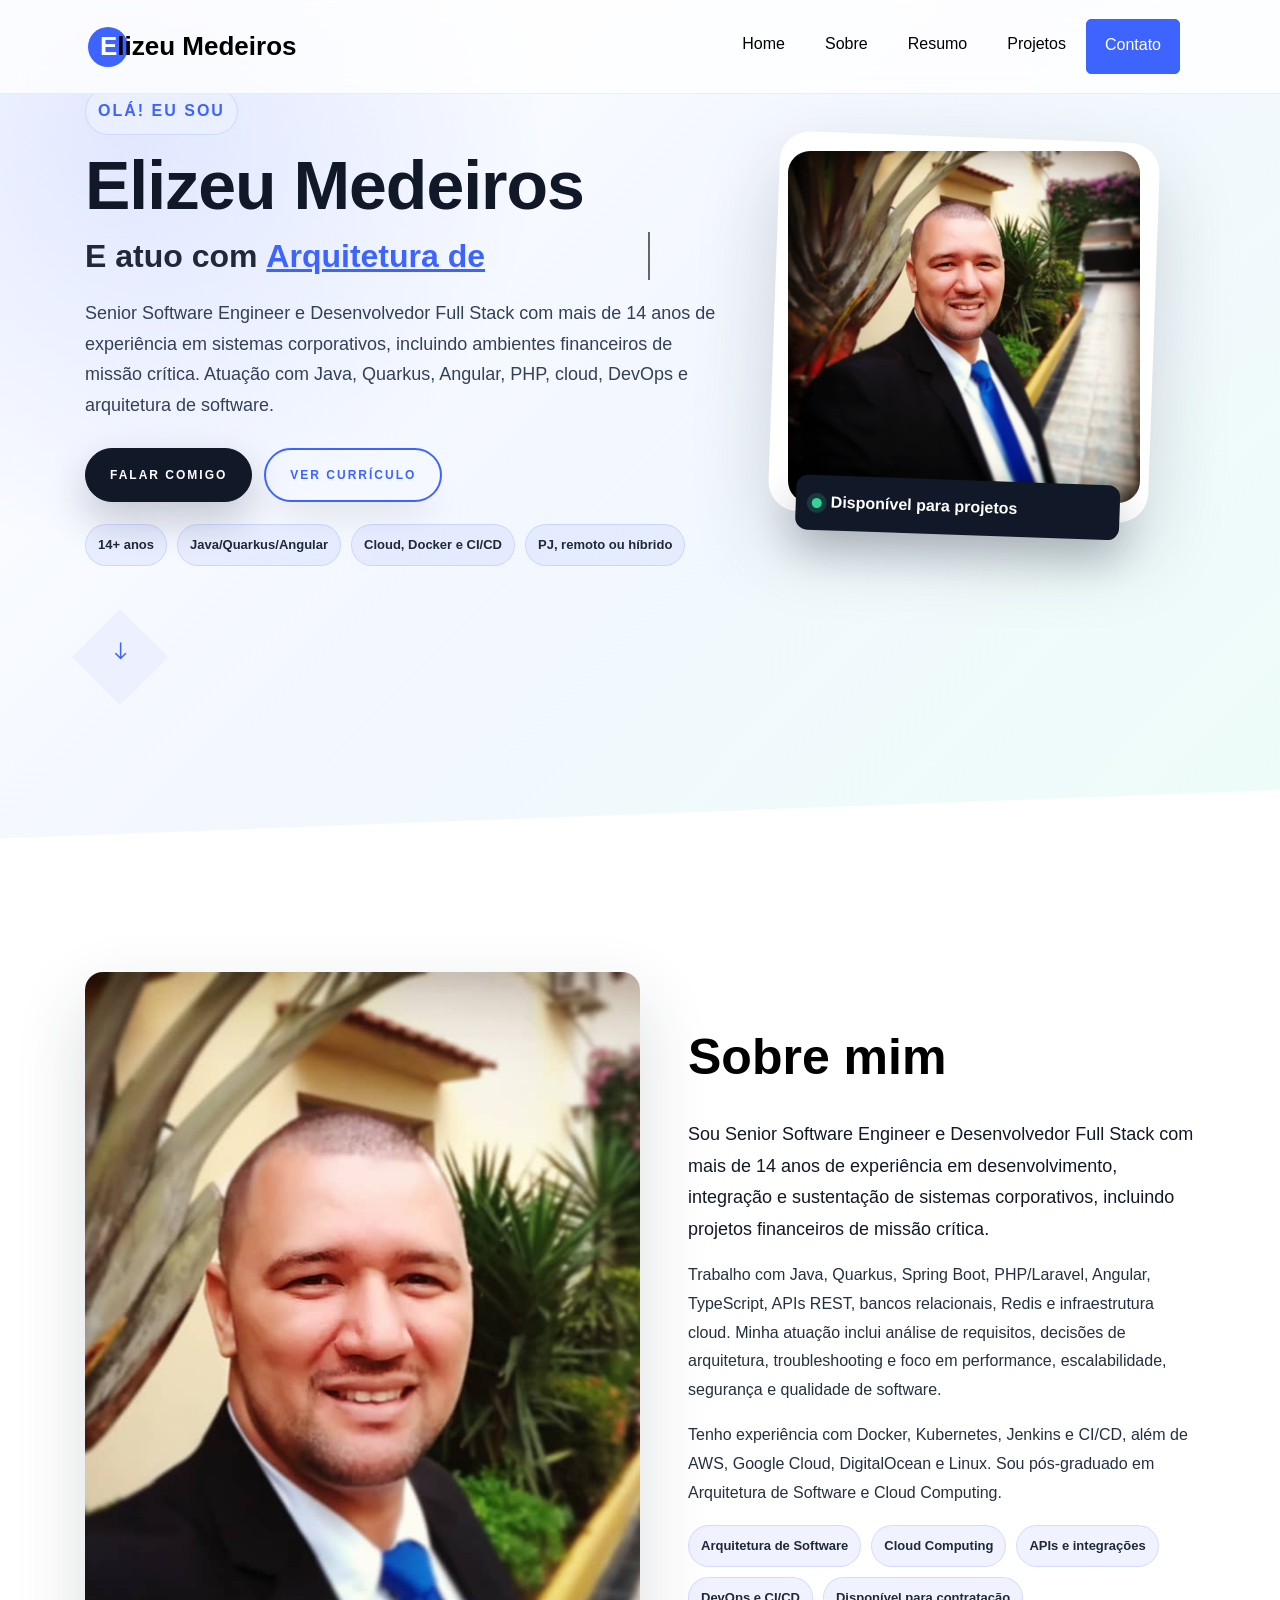
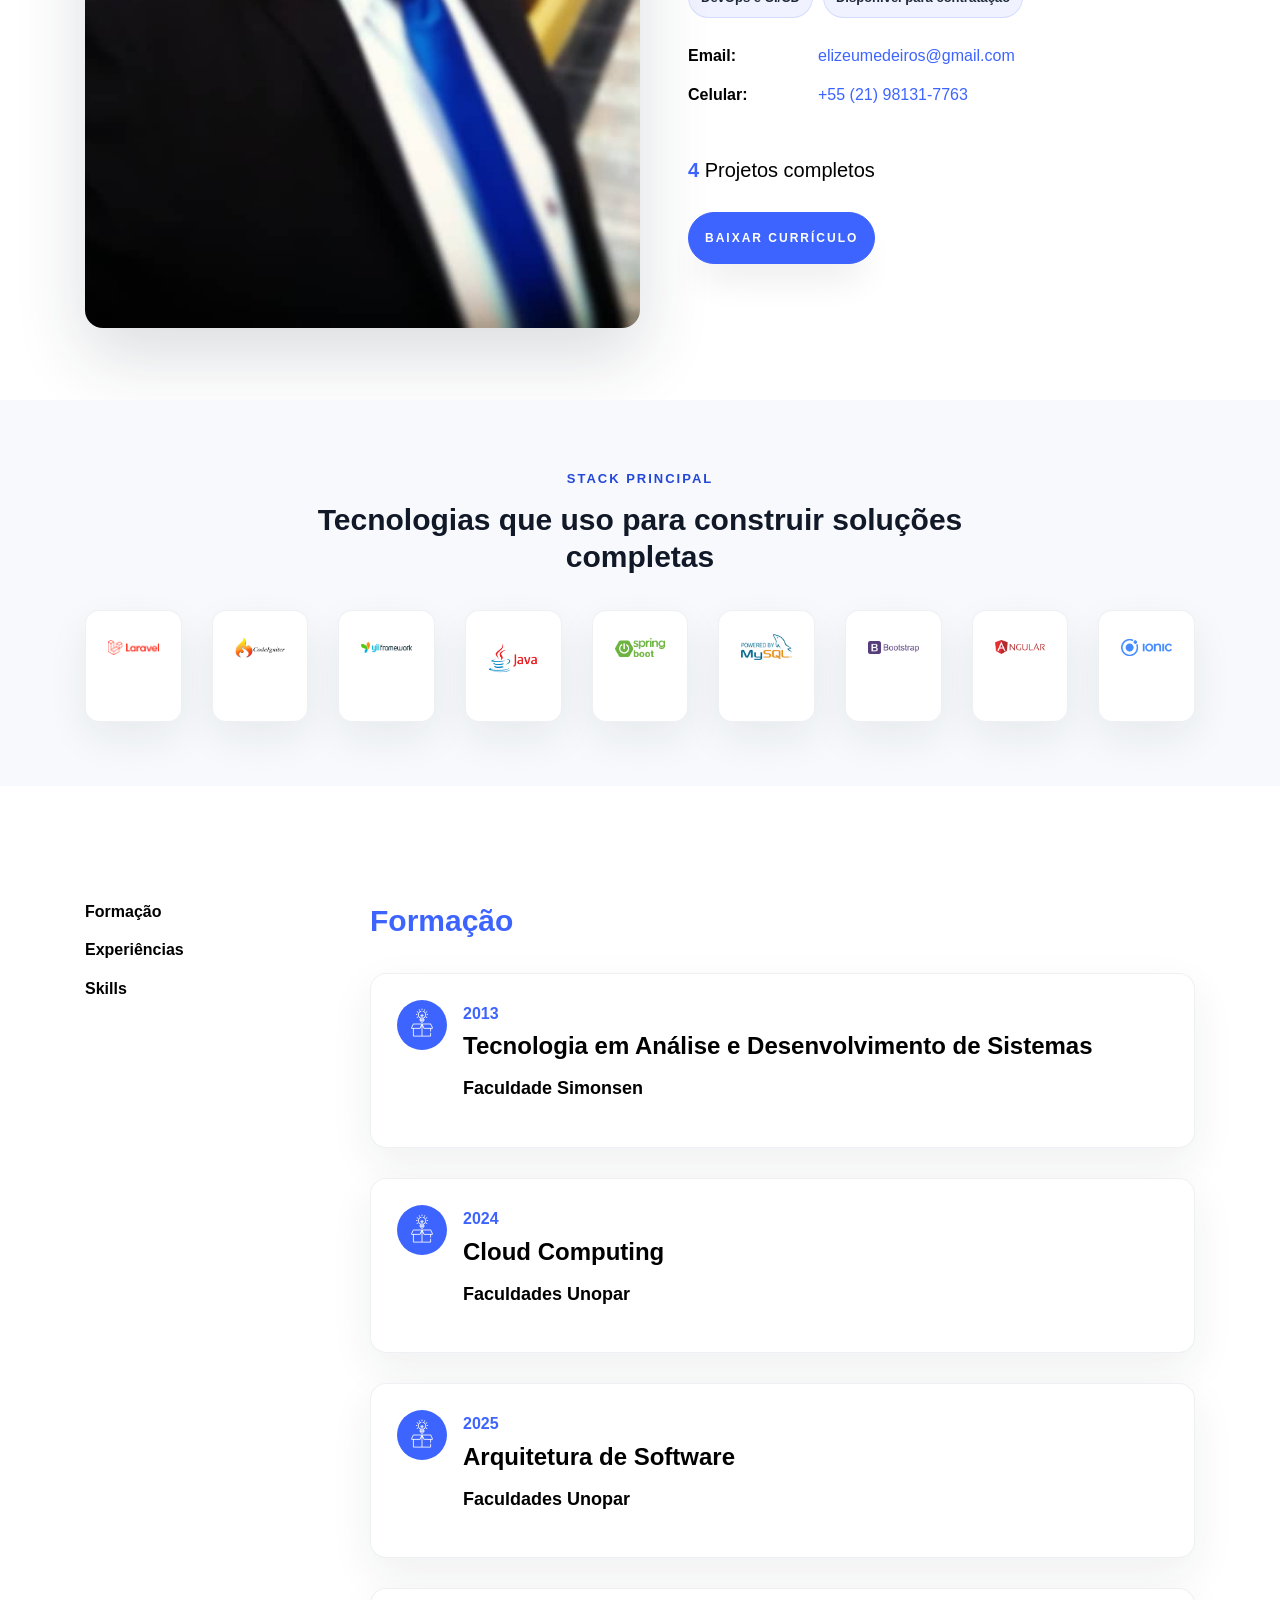
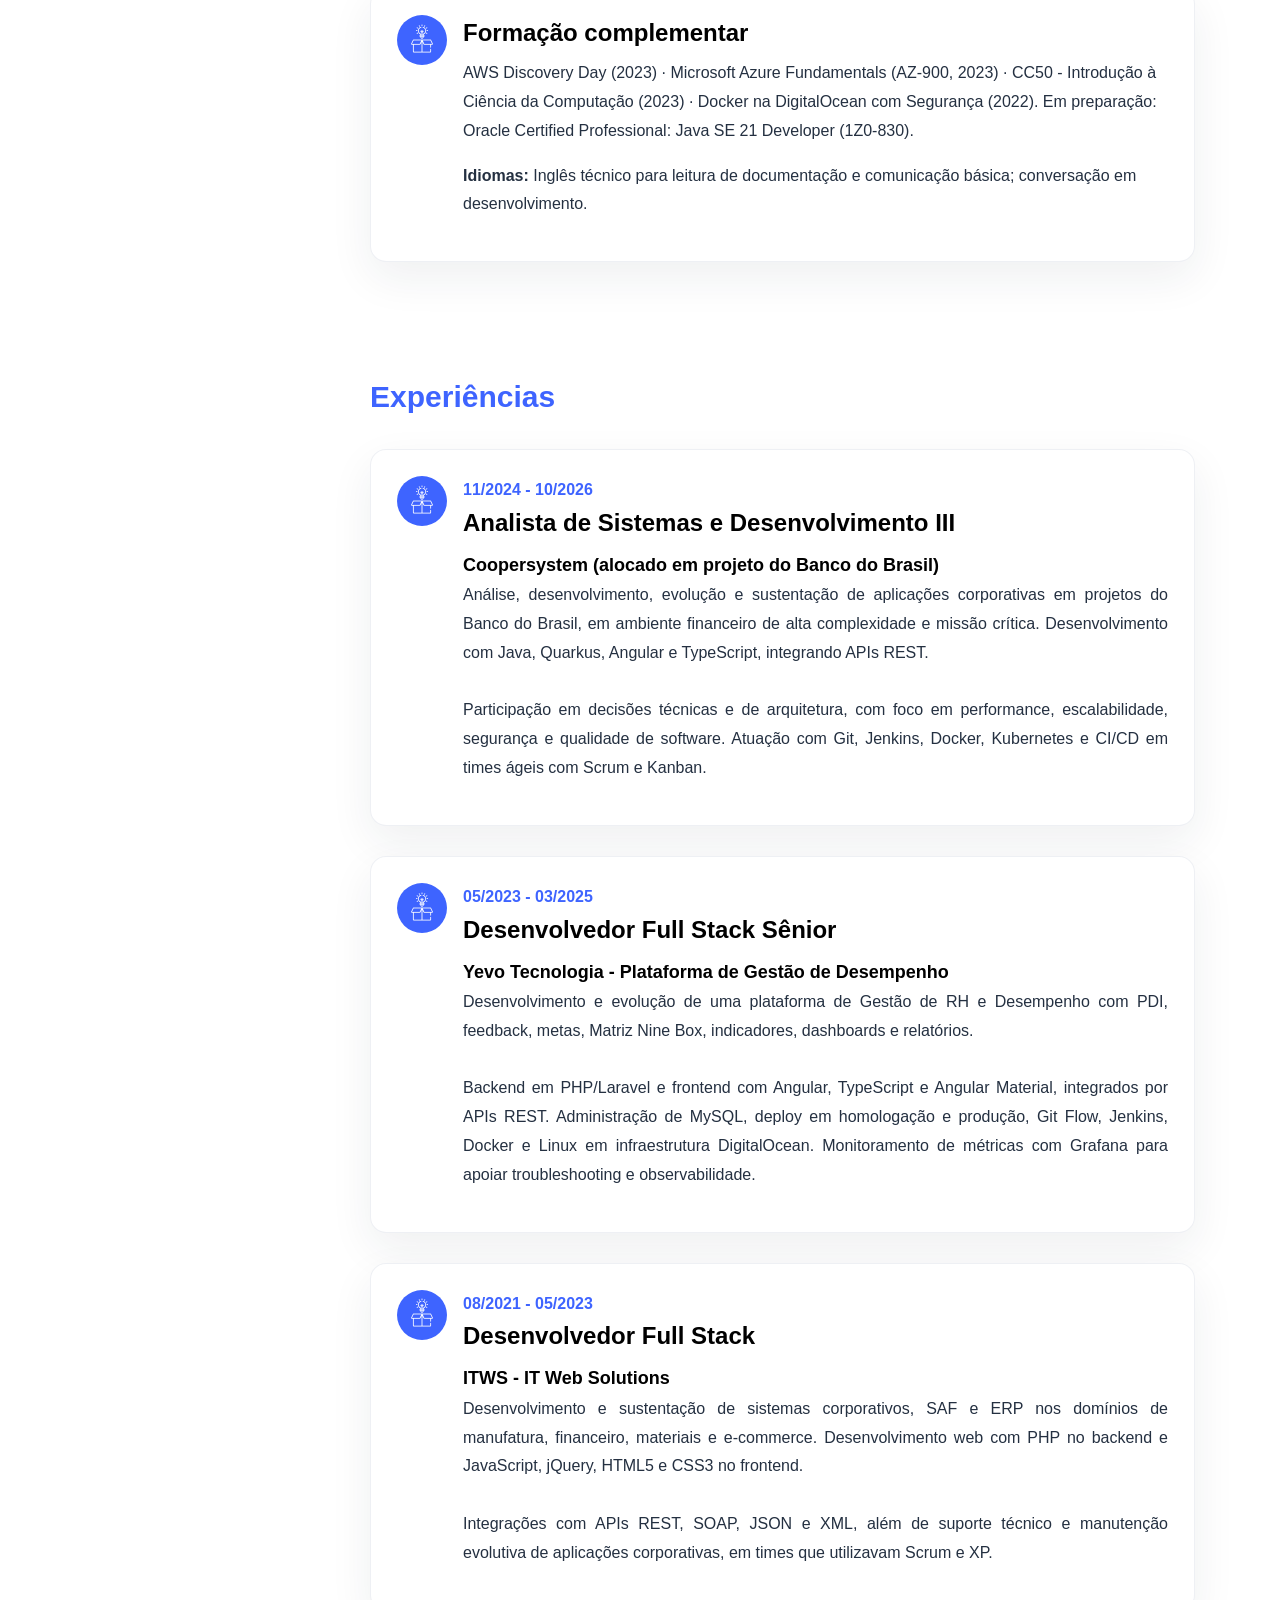
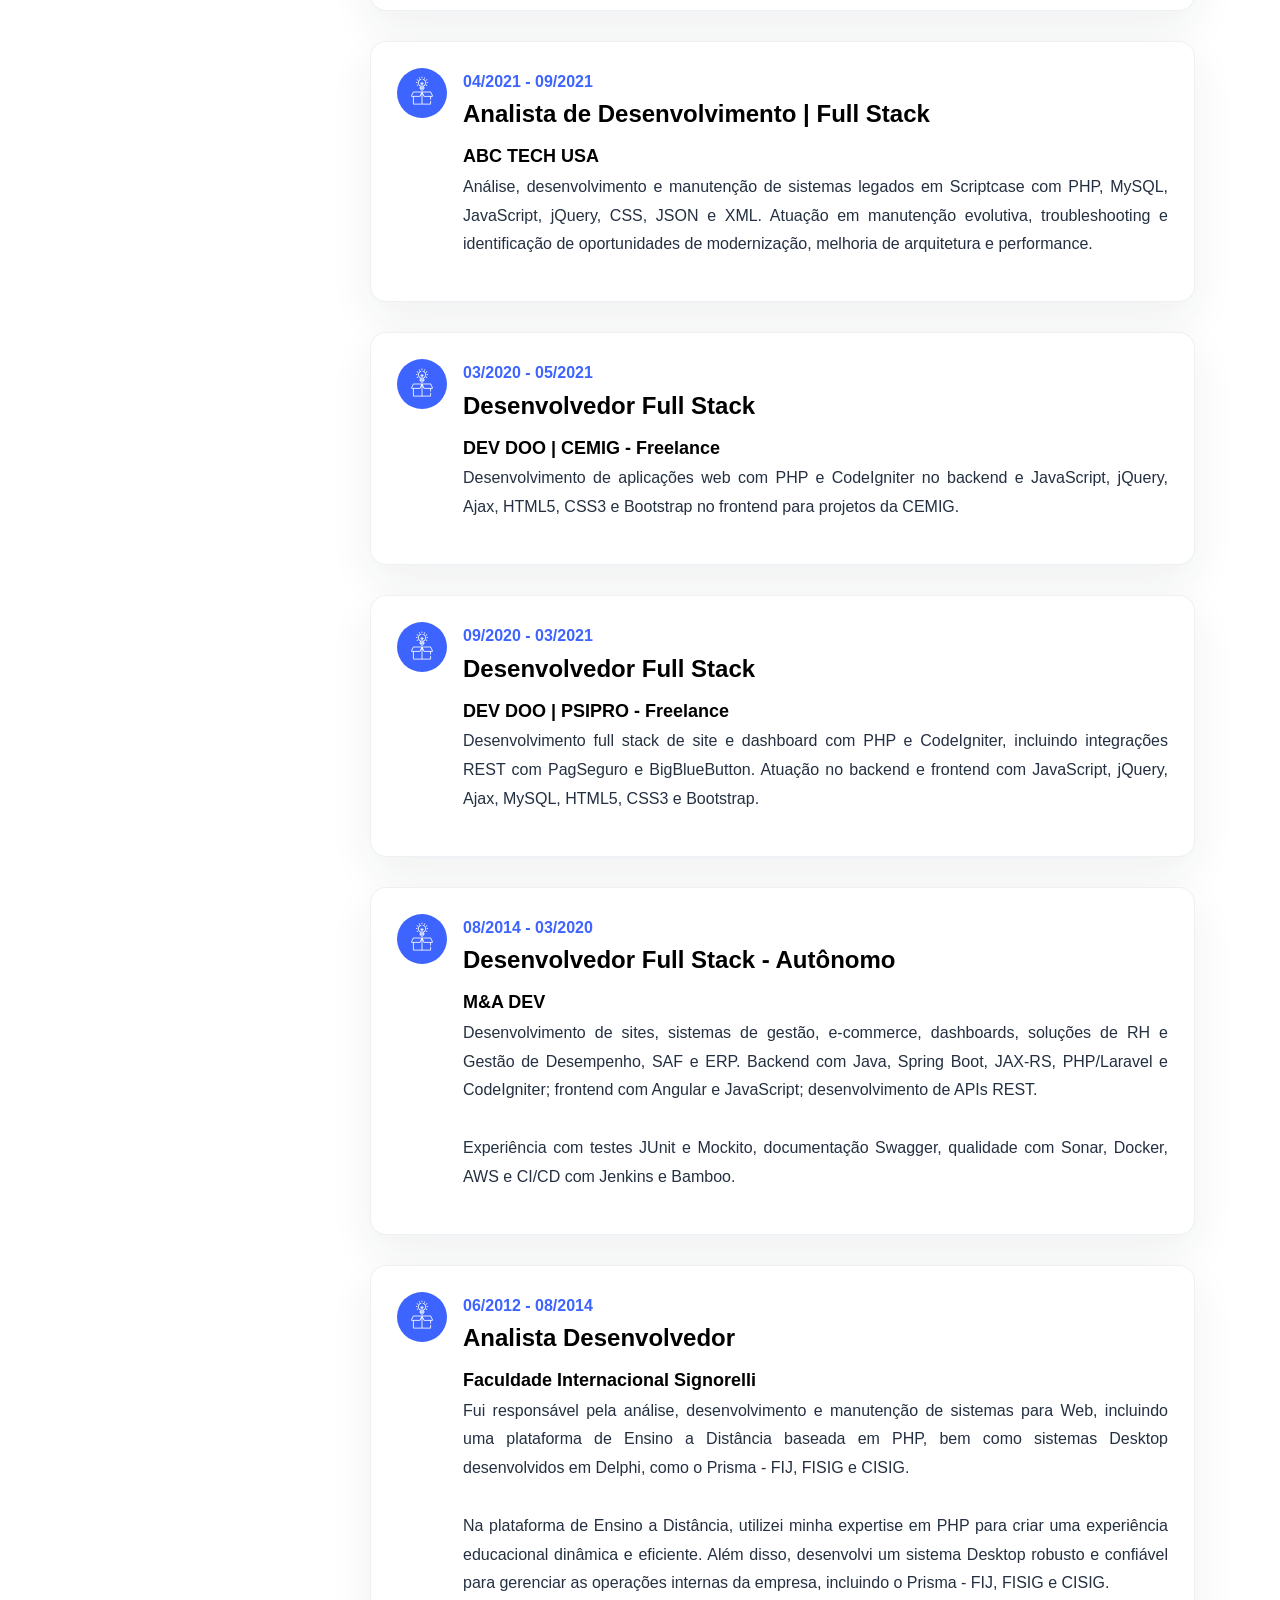
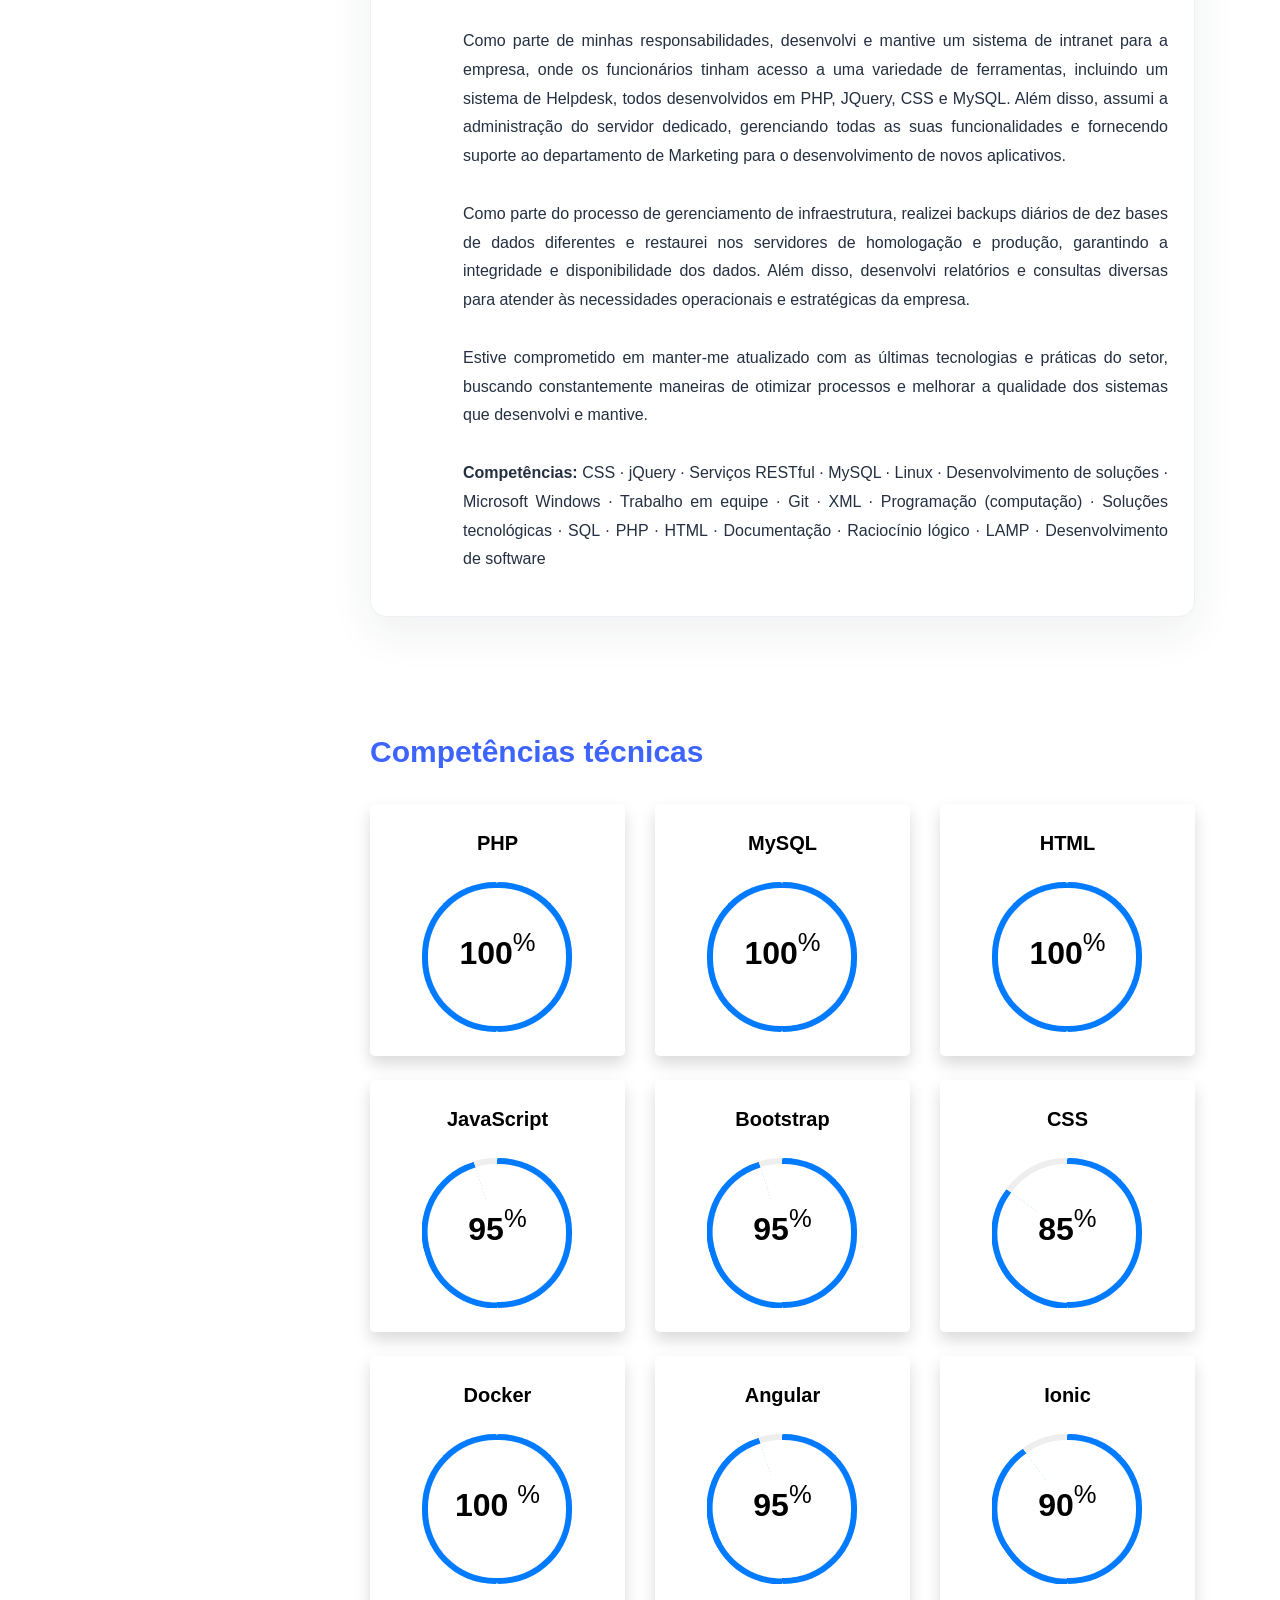
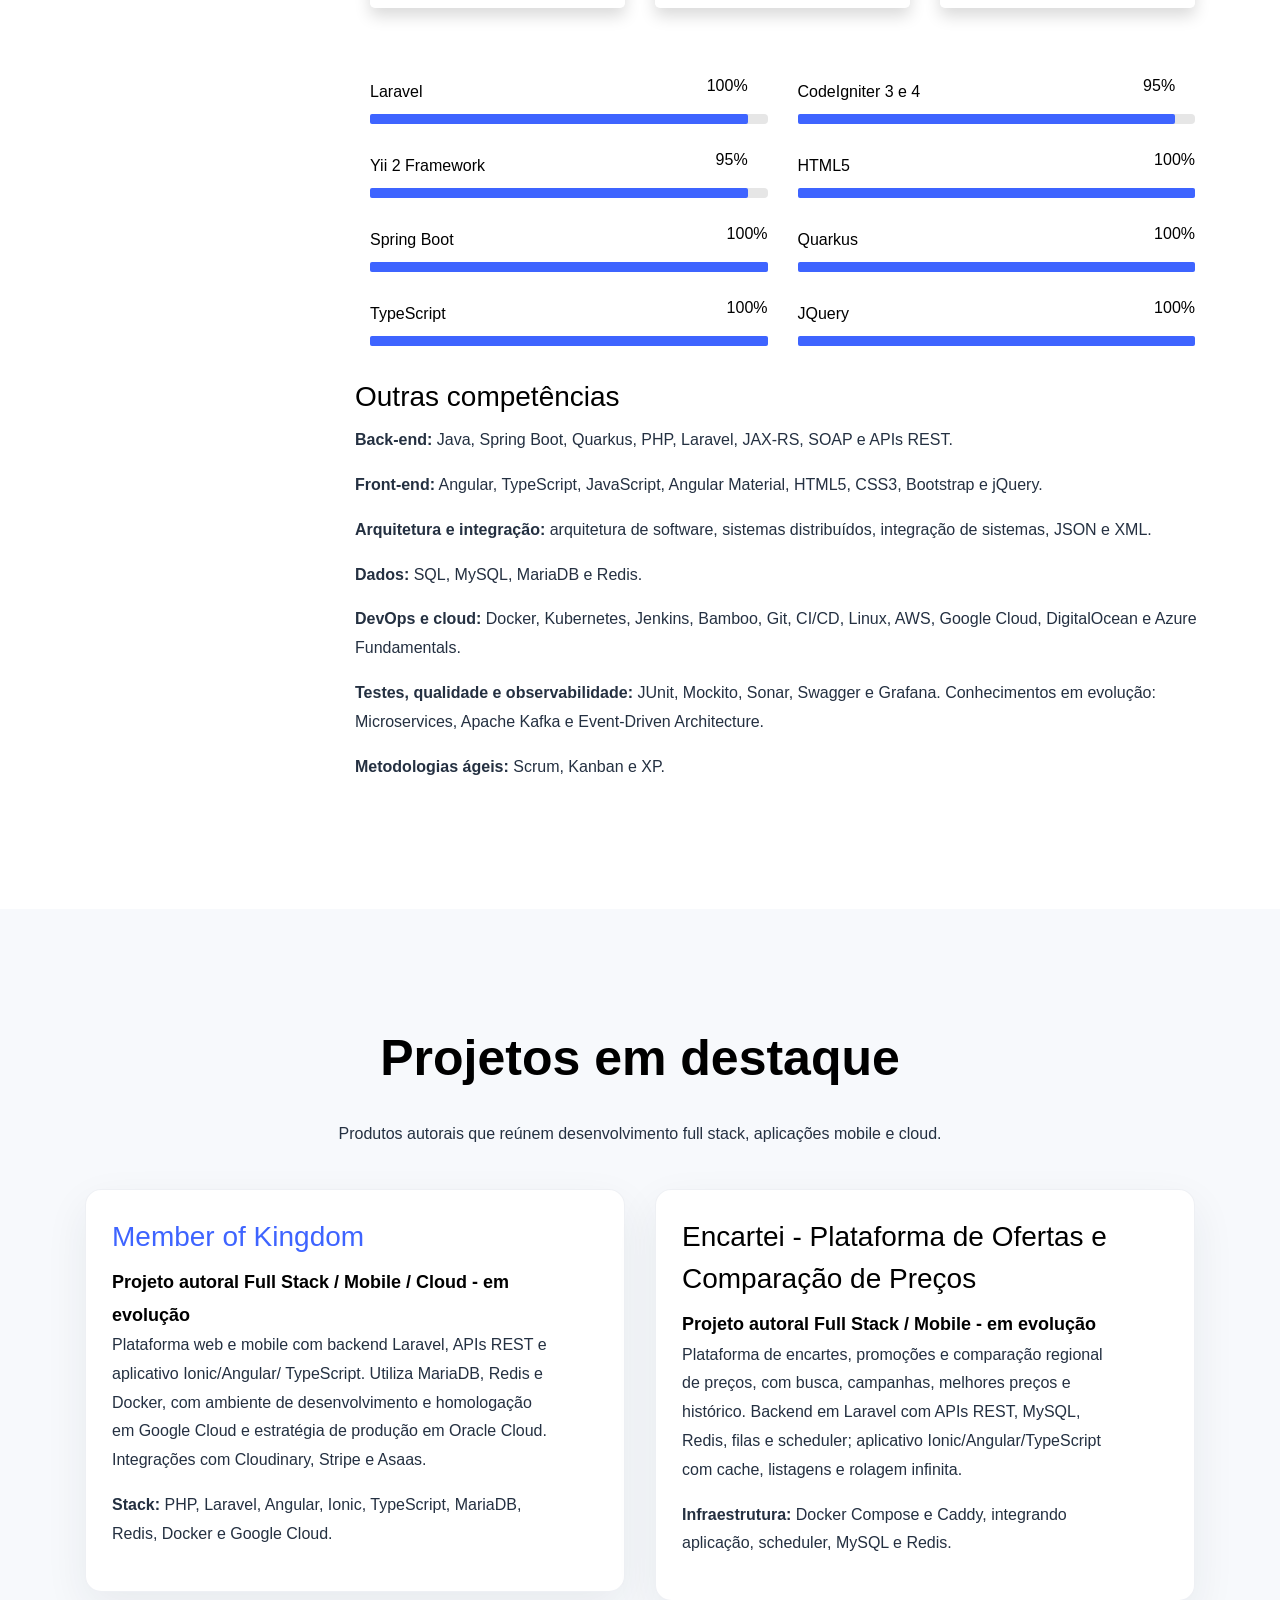
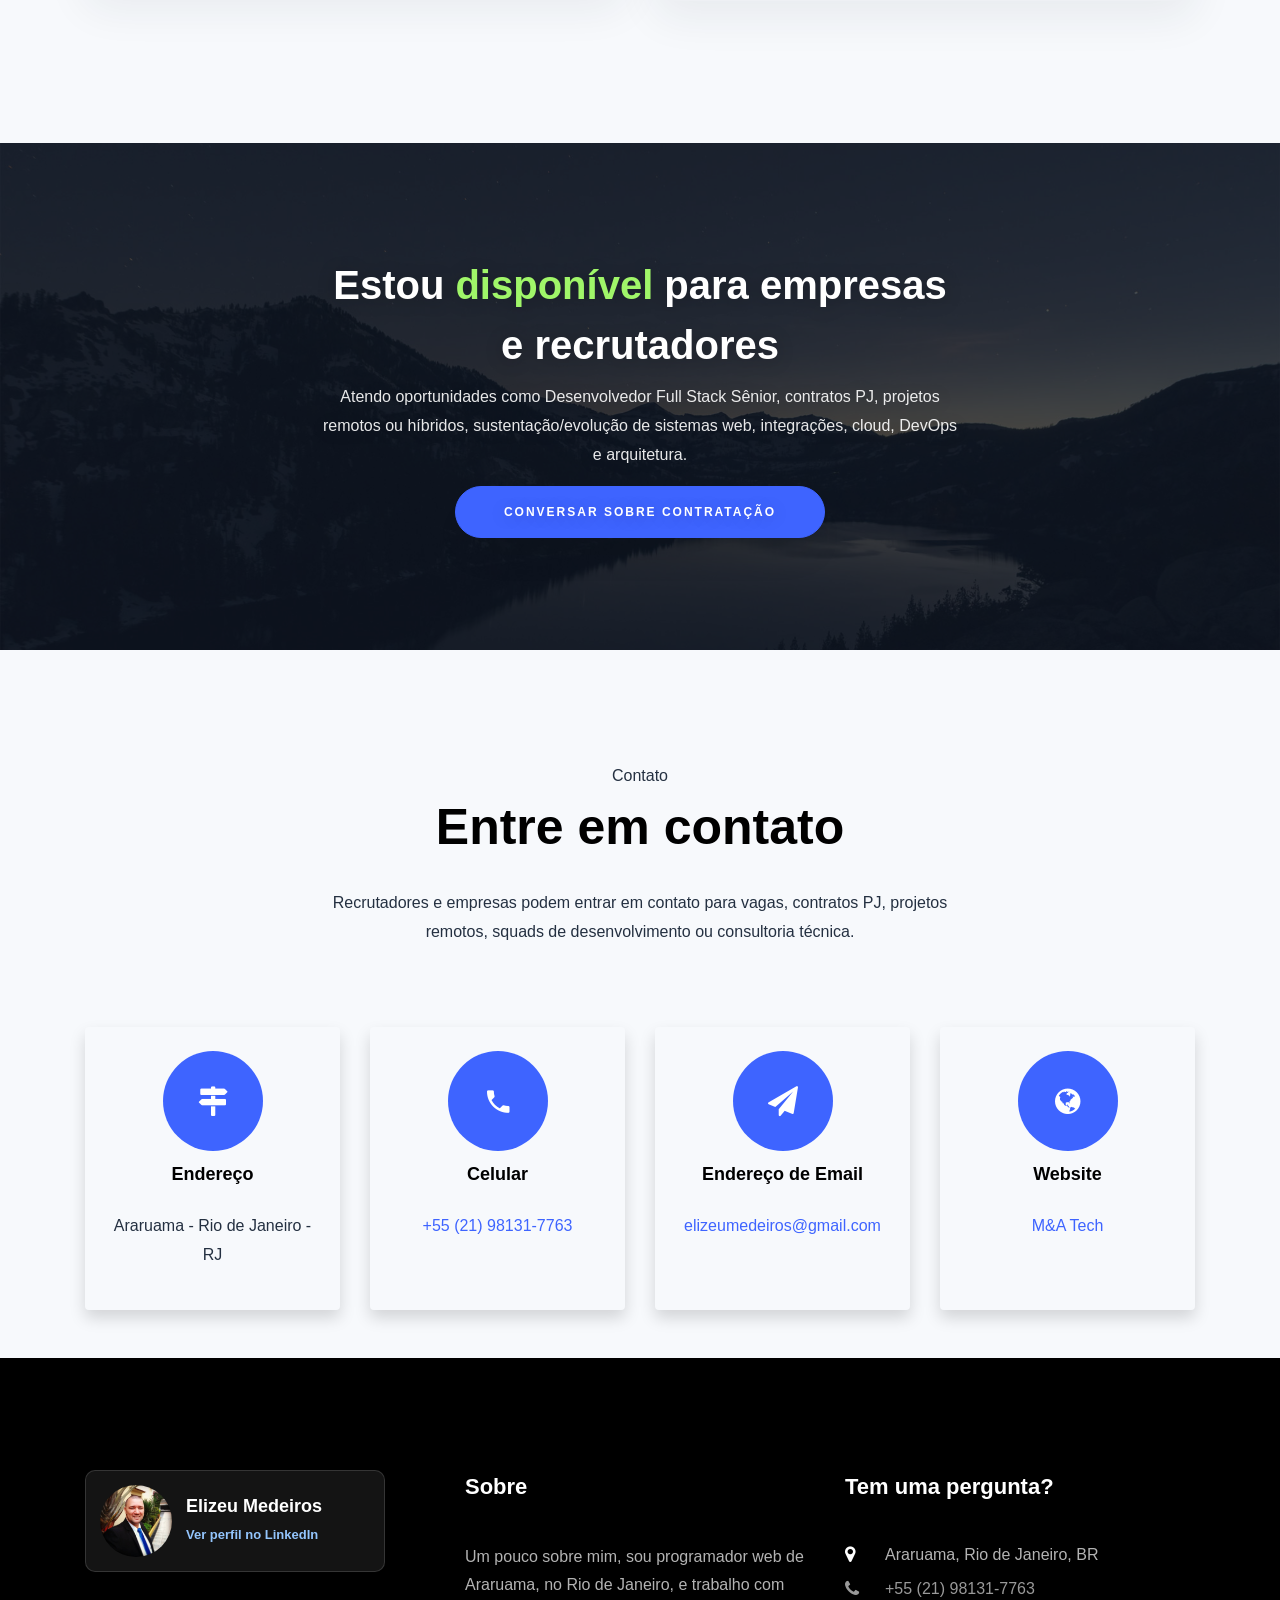
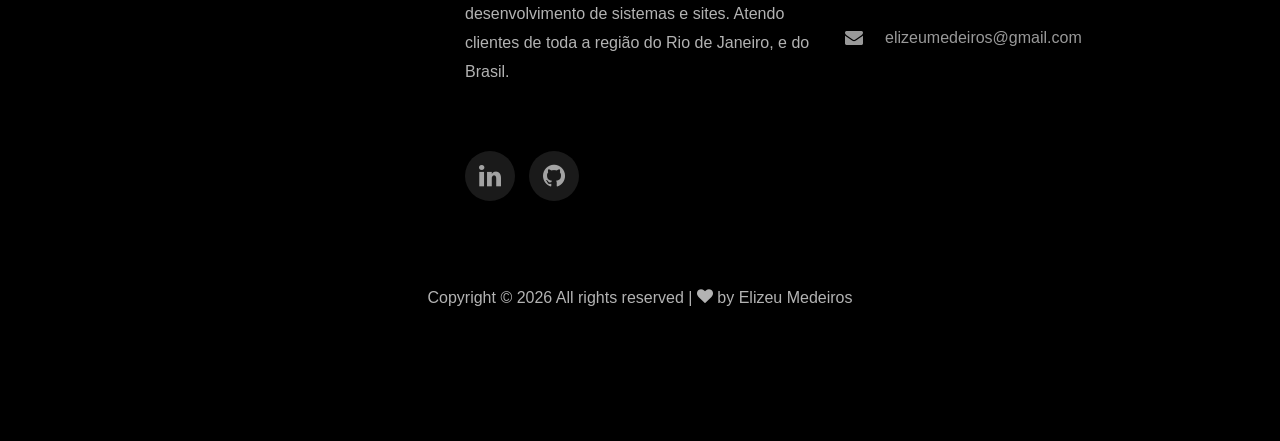
<file: index.html>
<!doctype html>
<html lang="pt-BR">
  <head>
    <title>
      Elizeu Medeiros | Desenvolvedor Full Stack Sênior disponível para
      contratação
    </title>
    <meta charset="utf-8" />
    <meta
      name="viewport"
      content="width=device-width, initial-scale=1, shrink-to-fit=no"
    />
    <meta name="robots" content="index, follow, max-image-preview:large" />
    <meta
      name="description"
      content="Elizeu Medeiros, Desenvolvedor Full Stack Sênior disponível para empresas e recrutadores. Java, PHP, Angular, APIs, cloud, DevOps e arquitetura de software."
    />
    <meta name="author" content="Elizeu Medeiros" />
    <meta
      name="keywords"
      content="Elizeu Medeiros, desenvolvedor full stack sênior, contratar desenvolvedor full stack, recrutador TI, desenvolvedor Java, desenvolvedor PHP, desenvolvedor Angular, arquitetura de software, cloud computing, DevOps, PJ, remoto, Rio de Janeiro"
    />
    <link rel="canonical" href="https://elizeu-medeiros.github.io/portfolio/" />

    <meta property="og:type" content="profile" />
    <meta property="og:locale" content="pt_BR" />
    <meta property="og:site_name" content="Portfólio Elizeu Medeiros" />
    <meta
      property="og:title"
      content="Elizeu Medeiros | Desenvolvedor Full Stack Sênior disponível para contratação"
    />
    <meta
      property="og:image"
      content="https://elizeu-medeiros.github.io/portfolio/images/elizeu-medeiros.jpg"
    />
    <meta property="og:image:alt" content="Foto de Elizeu Medeiros" />
    <meta
      property="og:description"
      content="Perfil profissional para empresas e recrutadores: Desenvolvedor Full Stack Sênior com Java, PHP, Angular, APIs, cloud, DevOps e arquitetura de software."
    />
    <meta
      property="og:url"
      content="https://elizeu-medeiros.github.io/portfolio/"
    />
    <meta property="profile:first_name" content="Elizeu" />
    <meta property="profile:last_name" content="Medeiros" />
    <meta name="twitter:card" content="summary_large_image" />
    <meta
      name="twitter:title"
      content="Elizeu Medeiros | Desenvolvedor Full Stack Sênior"
    />
    <meta
      name="twitter:description"
      content="Desenvolvedor Full Stack Sênior disponível para empresas e recrutadores. Java, PHP, Angular, APIs, cloud, DevOps e arquitetura."
    />
    <meta
      name="twitter:image"
      content="https://elizeu-medeiros.github.io/portfolio/images/elizeu-medeiros.jpg"
    />
    <meta name="twitter:image:alt" content="Foto de Elizeu Medeiros" />

    <script type="application/ld+json">
      {
        "@context": "https://schema.org",
        "@type": "ProfilePage",
        "url": "https://elizeu-medeiros.github.io/portfolio/",
        "name": "Elizeu Medeiros - Desenvolvedor Full Stack",
        "description": "Senior Software Engineer e Desenvolvedor Full Stack com mais de 14 anos de experiência em Java, Quarkus, Angular, PHP, APIs REST, cloud, DevOps e arquitetura de software.",
        "inLanguage": "pt-BR",
        "mainEntity": {
          "@type": "Person",
          "name": "Elizeu Medeiros",
          "jobTitle": "Desenvolvedor Full Stack Sênior",
          "hasOccupation": {
            "@type": "Occupation",
            "name": "Desenvolvedor Full Stack Sênior",
            "occupationalCategory": "Software Developer",
            "skills": "Java, Spring Boot, Quarkus, PHP, Laravel, Angular, TypeScript, APIs REST, SQL, MySQL, MariaDB, Redis, Docker, Kubernetes, Jenkins, CI/CD, AWS, Google Cloud, DigitalOcean, Grafana, arquitetura de software"
          },
          "image": "https://elizeu-medeiros.github.io/portfolio/images/elizeu-medeiros.jpg",
          "email": "mailto:elizeumedeiros@gmail.com",
          "telephone": "+55 21 98131-7763",
          "workLocation": {
            "@type": "Place",
            "name": "Brasil, remoto ou Rio de Janeiro"
          },
          "contactPoint": {
            "@type": "ContactPoint",
            "contactType": "recruiting",
            "email": "elizeumedeiros@gmail.com",
            "telephone": "+55 21 98131-7763",
            "availableLanguage": ["Portuguese"]
          },
          "address": {
            "@type": "PostalAddress",
            "addressLocality": "Araruama",
            "addressRegion": "RJ",
            "addressCountry": "BR"
          },
          "knowsAbout": [
            "Java",
            "Spring Boot",
            "Quarkus",
            "PHP",
            "Angular",
            "JavaScript",
            "TypeScript",
            "Laravel",
            "MySQL",
            "Cloud Computing",
            "DevOps",
            "Arquitetura de Software",
            "APIs REST",
            "Kubernetes",
            "Jenkins",
            "Redis",
            "Grafana"
          ],
          "sameAs": [
            "https://www.linkedin.com/in/elizeu-medeiros-b2a0b348",
            "https://github.com/Elizeu-Medeiros"
          ]
        }
      }
    </script>

    <!-- <link href="https://fonts.googleapis.com/css?family=Poppins:100,200,300,400,500,600,700,800,900" rel="stylesheet">git  -->

    <link
      rel="preload"
      href="images/elizeu-medeiros.jpg"
      as="image"
      fetchpriority="high"
    />
    <link
      rel="preload"
      href="css/open-iconic-bootstrap.min.css"
      as="style"
      onload="
        this.onload = null;
        this.rel = 'stylesheet';
      "
    />
    <link
      rel="preload"
      href="css/animate.css"
      as="style"
      onload="
        this.onload = null;
        this.rel = 'stylesheet';
      "
    />
    <link
      rel="preload"
      href="css/ionicons.min.css"
      as="style"
      onload="
        this.onload = null;
        this.rel = 'stylesheet';
      "
    />
    <link
      rel="preload"
      href="css/flaticon.css"
      as="style"
      onload="
        this.onload = null;
        this.rel = 'stylesheet';
      "
    />
    <link
      rel="preload"
      href="css/icomoon.css"
      as="style"
      onload="
        this.onload = null;
        this.rel = 'stylesheet';
      "
    />
    <link rel="stylesheet" href="css/style.css" />
    <noscript>
      <link rel="stylesheet" href="css/open-iconic-bootstrap.min.css" />
      <link rel="stylesheet" href="css/animate.css" />
      <link rel="stylesheet" href="css/ionicons.min.css" />
      <link rel="stylesheet" href="css/flaticon.css" />
      <link rel="stylesheet" href="css/icomoon.css" />
    </noscript>
  </head>

  <body data-spy="scroll" data-target=".site-navbar-target" data-offset="300">
    <a class="skip-link" href="#main-content">Pular para o conteúdo</a>

    <nav
      class="navbar navbar-expand-lg navbar-dark ftco_navbar ftco-navbar-light site-navbar-target"
      id="ftco-navbar"
    >
      <div class="container">
        <a class="navbar-brand" href="./"><span>E</span>lizeu Medeiros</a>
        <button
          class="navbar-toggler js-fh5co-nav-toggle fh5co-nav-toggle"
          type="button"
          data-toggle="collapse"
          data-target="#ftco-nav"
          aria-controls="ftco-nav"
          aria-expanded="false"
          aria-label="Toggle navigation"
        >
          <span class="oi oi-menu"></span> Menu
        </button>

        <div class="collapse navbar-collapse" id="ftco-nav">
          <ul class="navbar-nav nav ml-auto">
            <li class="nav-item">
              <a href="#home-section" class="nav-link"><span>Home</span></a>
            </li>
            <li class="nav-item">
              <a href="#about-section" class="nav-link"><span>Sobre</span></a>
            </li>
            <li class="nav-item">
              <a href="#resume-section" class="nav-link"><span>Resumo</span></a>
            </li>
            <li class="nav-item">
              <a href="#projects-section" class="nav-link"
                ><span>Projetos</span></a
              >
            </li>
            <!-- <li class="nav-item"><a href="#services-section" class="nav-link"><span>Serviços</span></a></li> -->
            <!-- <li class="nav-item"><a href="#projects-section" class="nav-link"><span>Projetos</span></a></li> -->
            <!-- <li class="nav-item"><a href="#blog-section" class="nav-link"><span>My Blog</span></a></li> -->
            <li class="nav-item cta">
              <a href="#contact-section" class="nav-link"
                ><span>Contato</span></a
              >
            </li>
          </ul>
        </div>
      </div>
    </nav>
    <main id="main-content" tabindex="-1">
      <section class="hero-wrap js-fullheight" id="home-section">
        <div class="overlay"></div>
        <div class="container">
          <div
            class="row no-gutters slider-text js-fullheight justify-content-between align-items-center"
          >
            <div
              class="col-lg-7 col-md-7 ftco-animate d-flex align-items-center"
            >
              <div class="text hero-copy">
                <span class="subheading">Olá! Eu sou</span>
                <h1>Elizeu Medeiros</h1>
                <h2>
                  E atuo com
                  <span
                    class="txt-rotate"
                    data-period="2000"
                    data-rotate='[ "Arquitetura de Software", "Cloud Computing", "Java", "Quarkus", "Spring Boot", "Angular", "TypeScript", "PHP", "Laravel" ]'
                  ></span>
                </h2>
                <p class="hero-summary">
                  Senior Software Engineer e Desenvolvedor Full Stack com mais
                  de 14 anos de experiência em sistemas corporativos, incluindo
                  ambientes financeiros de missão crítica. Atuação com Java,
                  Quarkus, Angular, PHP, cloud, DevOps e arquitetura de
                  software.
                </p>
                <div class="hero-actions">
                  <a href="#contact-section" class="btn btn-primary py-3 px-4"
                    >Falar comigo</a
                  >
                  <a
                    target="_blank"
                    rel="noopener"
                    href="file/Elizeu-Medeiros-CV-10-10-2026.pdf"
                    class="btn btn-primary btn-outline-primary py-3 px-4"
                    >Ver currículo</a
                  >
                </div>
                <div
                  class="hero-highlights"
                  aria-label="Principais diferenciais"
                >
                  <span>14+ anos</span>
                  <span>Java/Quarkus/Angular</span>
                  <span>Cloud, Docker e CI/CD</span>
                  <span>PJ, remoto ou híbrido</span>
                </div>
              </div>
            </div>
            <div
              class="col-lg-5 col-md-5 d-none d-md-flex justify-content-center ftco-animate"
            >
              <div class="hero-portrait" aria-label="Foto de Elizeu Medeiros">
                <img
                  src="images/elizeu-medeiros.jpg"
                  alt="Elizeu Medeiros"
                  width="1080"
                  height="1080"
                  fetchpriority="high"
                  loading="eager"
                  decoding="async"
                />
                <div class="hero-availability">
                  <span class="status-dot"></span>
                  Disponível para projetos
                </div>
              </div>
            </div>
            <div class="mouse">
              <a
                href="#about-section"
                class="mouse-icon"
                aria-label="Ir para a seção sobre"
              >
                <div class="mouse-wheel">
                  <span class="ion-ios-arrow-round-down"></span>
                </div>
              </a>
            </div>
          </div>
        </div>
      </section>

      <section
        class="ftco-about img ftco-section ftco-no-pt ftco-no-pb"
        id="about-section"
      >
        <div class="container">
          <div class="row d-flex no-gutters">
            <div class="col-md-6 col-lg-6 d-flex">
              <div class="img-about img d-flex align-items-stretch">
                <div class="overlay"></div>
                <img
                  src="images/elizeu-medeiros.jpg"
                  class="about-photo"
                  alt="Elizeu Medeiros"
                  width="1080"
                  height="1080"
                  loading="lazy"
                  decoding="async"
                />
              </div>
            </div>
            <div class="col-md-6 col-lg-6 pl-md-5 py-5">
              <div class="row justify-content-start pb-3">
                <div class="col-md-12 heading-section ftco-animate">
                  <h2 class="mb-4">Sobre mim</h2>
                  <p class="lead-intro">
                    Sou Senior Software Engineer e Desenvolvedor Full Stack com
                    mais de 14 anos de experiência em desenvolvimento,
                    integração e sustentação de sistemas corporativos, incluindo
                    projetos financeiros de missão crítica.
                  </p>
                  <p>
                    Trabalho com Java, Quarkus, Spring Boot, PHP/Laravel,
                    Angular, TypeScript, APIs REST, bancos relacionais, Redis e
                    infraestrutura cloud. Minha atuação inclui análise de
                    requisitos, decisões de arquitetura, troubleshooting e foco
                    em performance, escalabilidade, segurança e qualidade de
                    software.
                  </p>
                  <p>
                    Tenho experiência com Docker, Kubernetes, Jenkins e CI/CD,
                    além de AWS, Google Cloud, DigitalOcean e Linux. Sou
                    pós-graduado em Arquitetura de Software e Cloud Computing.
                  </p>
                  <div class="ux-skill-tags" aria-label="Áreas de atuação">
                    <span>Arquitetura de Software</span>
                    <span>Cloud Computing</span>
                    <span>APIs e integrações</span>
                    <span>DevOps e CI/CD</span>
                    <span>Disponível para contratação</span>
                  </div>
                  <ul class="about-info mt-4 px-md-0 px-2">
                    <!-- <li class="d-flex"><span>Nome:</span> <span>Elizeu Medeiros</span></li>
                                    <li class="d-flex"><span>Date de Nasc.:</span> <span> 16 de Agosto de 1982</span>
                                    </li> -->
                    <!-- <li class="d-flex"><span>Address:</span> <span>San Francisco CA 97987 USA</span></li> -->
                    <!-- <li class="d-flex"><span>Cidade/UF:</span> <span>Araruama - RJ</span></li> -->
                    <li class="d-flex">
                      <span>Email:</span>
                      <span
                        ><a
                          href="mailto:elizeumedeiros@gmail.com"
                          target="_blank"
                          rel="noopener"
                          >elizeumedeiros@gmail.com</a
                        ></span
                      >
                    </li>
                    <li class="d-flex">
                      <span>Celular: </span>
                      <span>
                        <a
                          target="_blank"
                          rel="noopener"
                          href="https://wa.me/5521981317763/?text=Olá estou vindo através do seu portifólio no Github"
                          >+55 (21) 98131-7763</a
                        >
                      </span>
                    </li>
                  </ul>
                </div>
              </div>
              <div class="counter-wrap ftco-animate d-flex mt-md-3">
                <div class="text">
                  <p class="mb-4">
                    <span class="number" data-number="10">0</span>
                    <span>Projetos completos</span>
                  </p>
                  <p>
                    <a
                      target="_blank"
                      rel="noopener"
                      href="file/Elizeu-Medeiros-CV-10-10-2026.pdf"
                      class="btn btn-primary py-3 px-3"
                      >Baixar Currículo</a
                    >
                  </p>
                </div>
              </div>
            </div>
          </div>
        </div>
      </section>

      <section class="ftco-section ftco-partner">
        <div class="container">
          <div class="tech-heading">
            <span>Stack principal</span>
            <h2>Tecnologias que uso para construir soluções completas</h2>
          </div>
          <div class="row">
            <div class="col-sm ftco-animate">
              <div class="partner">
                <img
                  src="images/laravel-logo.png"
                  class="img-fluid"
                  alt="Laravel"
                  width="431"
                  height="125"
                />
              </div>
            </div>
            <div class="col-sm ftco-animate">
              <div class="partner">
                <img
                  src="images/codeigniter-logo.png"
                  class="img-fluid"
                  alt="CodeIgniter"
                  width="293"
                  height="125"
                />
              </div>
            </div>
            <div class="col-sm ftco-animate">
              <div class="partner">
                <img
                  src="images/yii2-logo.png"
                  class="img-fluid"
                  alt="Yii 2 Frameworks"
                  width="577"
                  height="125"
                />
              </div>
            </div>
            <div class="col-sm ftco-animate">
              <div class="partner">
                <img
                  src="images/java.png"
                  class="img-fluid"
                  alt="Java"
                  width="768"
                  height="768"
                />
              </div>
            </div>
            <div class="col-sm ftco-animate">
              <div class="partner">
                <img
                  src="images/spring-boot.png"
                  class="img-fluid"
                  alt="Spring Boot"
                  width="585"
                  height="223"
                />
              </div>
            </div>

            <div class="col-sm ftco-animate">
              <div class="partner">
                <img
                  src="images/mysql-logo.png"
                  class="img-fluid"
                  alt="MySQL"
                  width="300"
                  height="156"
                />
              </div>
            </div>
            <div class="col-sm ftco-animate">
              <div class="partner">
                <img
                  src="images/bootstrap-logo.png"
                  class="img-fluid"
                  alt="Bootstrap"
                  width="300"
                  height="76"
                />
              </div>
            </div>
            <div class="col-sm ftco-animate">
              <div class="partner">
                <img
                  src="images/angular-logo.png"
                  class="img-fluid"
                  alt="Angular"
                  width="1280"
                  height="348"
                />
              </div>
            </div>
            <div class="col-sm ftco-animate">
              <div class="partner">
                <img
                  src="images/ionic-logo.png"
                  class="img-fluid"
                  alt="Ionic"
                  width="2560"
                  height="863"
                />
              </div>
            </div>
          </div>
        </div>
      </section>

      <section class="ftco-section ftco-no-pb goto-here" id="resume-section">
        <div class="container">
          <div class="row">
            <div class="col-md-3">
              <nav id="navi">
                <ul>
                  <li><a href="#page-1">Formação</a></li>
                  <li><a href="#page-2">Experiências</a></li>
                  <li><a href="#page-3">Skills</a></li>
                  <!-- <li><a href="#page-4">Awards</a></li> -->
                </ul>
              </nav>
            </div>
            <div class="col-md-9">
              <div id="page-1" class="page one">
                <h2 class="heading">Formação</h2>
                <div class="resume-wrap d-flex ftco-animate">
                  <div
                    class="icon d-flex align-items-center justify-content-center"
                  >
                    <span class="flaticon-ideas"></span>
                  </div>
                  <div class="text pl-3">
                    <span class="date">2013</span>
                    <h2>Tecnologia em Análise e Desenvolvimento de Sistemas</h2>
                    <span class="position">Faculdade Simonsen</span>
                    <p></p>
                  </div>
                </div>
                <div class="resume-wrap d-flex ftco-animate">
                  <div
                    class="icon d-flex align-items-center justify-content-center"
                  >
                    <span class="flaticon-ideas"></span>
                  </div>
                  <div class="text pl-3">
                    <span class="date">2024</span>
                    <h2>Cloud Computing</h2>
                    <span class="position">Faculdades Unopar</span>
                    <p></p>
                  </div>
                </div>
                <div class="resume-wrap d-flex ftco-animate">
                  <div
                    class="icon d-flex align-items-center justify-content-center"
                  >
                    <span class="flaticon-ideas"></span>
                  </div>
                  <div class="text pl-3">
                    <span class="date">2025</span>
                    <h2>Arquitetura de Software</h2>
                    <span class="position">Faculdades Unopar</span>
                    <p></p>
                  </div>
                </div>
                <div class="resume-wrap d-flex ftco-animate">
                  <div
                    class="icon d-flex align-items-center justify-content-center"
                  >
                    <span class="flaticon-ideas"></span>
                  </div>
                  <div class="text pl-3">
                    <h2>Formação complementar</h2>
                    <p>
                      AWS Discovery Day (2023) · Microsoft Azure Fundamentals
                      (AZ-900, 2023) · CC50 - Introdução à Ciência da Computação
                      (2023) · Docker na DigitalOcean com Segurança (2022). Em
                      preparação: Oracle Certified Professional: Java SE 21
                      Developer (1Z0-830).
                    </p>
                    <p>
                      <strong>Idiomas:</strong> Inglês técnico para leitura de
                      documentação e comunicação básica; conversação em
                      desenvolvimento.
                    </p>
                  </div>
                </div>
              </div>

              <div id="page-2" class="page two">
                <h2 class="heading">Experiências</h2>
                <div class="resume-wrap d-flex ftco-animate">
                  <div
                    class="icon d-flex align-items-center justify-content-center"
                  >
                    <span class="flaticon-ideas"></span>
                  </div>
                  <div class="text pl-3">
                    <span class="date">11/2024 - 10/2026</span>
                    <h2>Analista de Sistemas e Desenvolvimento III</h2>
                    <span class="position"
                      >Coopersystem (alocado em projeto do Banco do Brasil)
                    </span>
                    <p style="text-align: justify">
                      Análise, desenvolvimento, evolução e sustentação de
                      aplicações corporativas em projetos do Banco do Brasil, em
                      ambiente financeiro de alta complexidade e missão crítica.
                      Desenvolvimento com Java, Quarkus, Angular e TypeScript,
                      integrando APIs REST.
                      <br /><br />
                      Participação em decisões técnicas e de arquitetura, com
                      foco em performance, escalabilidade, segurança e qualidade
                      de software. Atuação com Git, Jenkins, Docker, Kubernetes
                      e CI/CD em times ágeis com Scrum e Kanban.
                    </p>
                  </div>
                </div>

                <div class="resume-wrap d-flex ftco-animate">
                  <div
                    class="icon d-flex align-items-center justify-content-center"
                  >
                    <span class="flaticon-ideas"></span>
                  </div>
                  <div class="text pl-3">
                    <span class="date">05/2023 - 03/2025</span>
                    <h2>Desenvolvedor Full Stack Sênior</h2>
                    <span class="position"
                      >Yevo Tecnologia - Plataforma de Gestão de
                      Desempenho</span
                    >
                    <p style="text-align: justify">
                      Desenvolvimento e evolução de uma plataforma de Gestão de
                      RH e Desempenho com PDI, feedback, metas, Matriz Nine Box,
                      indicadores, dashboards e relatórios.
                      <br /><br />
                      Backend em PHP/Laravel e frontend com Angular, TypeScript
                      e Angular Material, integrados por APIs REST.
                      Administração de MySQL, deploy em homologação e produção,
                      Git Flow, Jenkins, Docker e Linux em infraestrutura
                      DigitalOcean. Monitoramento de métricas com Grafana para
                      apoiar troubleshooting e observabilidade.
                    </p>
                  </div>
                </div>

                <div class="resume-wrap d-flex ftco-animate">
                  <div
                    class="icon d-flex align-items-center justify-content-center"
                  >
                    <span class="flaticon-ideas"></span>
                  </div>
                  <div class="text pl-3">
                    <span class="date">08/2021 - 05/2023</span>
                    <h2>Desenvolvedor Full Stack</h2>
                    <span class="position">ITWS - IT Web Solutions</span>
                    <p style="text-align: justify">
                      Desenvolvimento e sustentação de sistemas corporativos,
                      SAF e ERP nos domínios de manufatura, financeiro,
                      materiais e e-commerce. Desenvolvimento web com PHP no
                      backend e JavaScript, jQuery, HTML5 e CSS3 no frontend.
                      <br /><br />
                      Integrações com APIs REST, SOAP, JSON e XML, além de
                      suporte técnico e manutenção evolutiva de aplicações
                      corporativas, em times que utilizavam Scrum e XP.
                    </p>
                  </div>
                </div>
                <div class="resume-wrap d-flex ftco-animate">
                  <div
                    class="icon d-flex align-items-center justify-content-center"
                  >
                    <span class="flaticon-ideas"></span>
                  </div>
                  <div class="text pl-3">
                    <span class="date">04/2021 - 09/2021</span>
                    <h2>Analista de Desenvolvimento | Full Stack</h2>
                    <span class="position">ABC TECH USA</span>
                    <p style="text-align: justify">
                      Análise, desenvolvimento e manutenção de sistemas legados
                      em Scriptcase com PHP, MySQL, JavaScript, jQuery, CSS,
                      JSON e XML. Atuação em manutenção evolutiva,
                      troubleshooting e identificação de oportunidades de
                      modernização, melhoria de arquitetura e performance.
                    </p>
                  </div>
                </div>
                <div class="resume-wrap d-flex ftco-animate">
                  <div
                    class="icon d-flex align-items-center justify-content-center"
                  >
                    <span class="flaticon-ideas"></span>
                  </div>
                  <div class="text pl-3">
                    <span class="date">03/2020 - 05/2021</span>
                    <h2>Desenvolvedor Full Stack</h2>
                    <span class="position">DEV DOO | CEMIG - Freelance</span>
                    <p style="text-align: justify">
                      Desenvolvimento de aplicações web com PHP e CodeIgniter no
                      backend e JavaScript, jQuery, Ajax, HTML5, CSS3 e
                      Bootstrap no frontend para projetos da CEMIG.
                    </p>
                  </div>
                </div>
                <div class="resume-wrap d-flex ftco-animate">
                  <div
                    class="icon d-flex align-items-center justify-content-center"
                  >
                    <span class="flaticon-ideas"></span>
                  </div>
                  <div class="text pl-3">
                    <span class="date">09/2020 - 03/2021</span>
                    <h2>Desenvolvedor Full Stack</h2>
                    <span class="position">DEV DOO | PSIPRO - Freelance</span>
                    <p style="text-align: justify">
                      Desenvolvimento full stack de site e dashboard com PHP e
                      CodeIgniter, incluindo integrações REST com PagSeguro e
                      BigBlueButton. Atuação no backend e frontend com
                      JavaScript, jQuery, Ajax, MySQL, HTML5, CSS3 e Bootstrap.
                    </p>
                  </div>
                </div>
                <div class="resume-wrap d-flex ftco-animate">
                  <div
                    class="icon d-flex align-items-center justify-content-center"
                  >
                    <span class="flaticon-ideas"></span>
                  </div>
                  <div class="text pl-3">
                    <span class="date">08/2014 - 03/2020</span>
                    <h2>Desenvolvedor Full Stack - Autônomo</h2>
                    <span class="position">M&amp;A DEV</span>
                    <p style="text-align: justify">
                      Desenvolvimento de sites, sistemas de gestão, e-commerce,
                      dashboards, soluções de RH e Gestão de Desempenho, SAF e
                      ERP. Backend com Java, Spring Boot, JAX-RS, PHP/Laravel e
                      CodeIgniter; frontend com Angular e JavaScript;
                      desenvolvimento de APIs REST.
                      <br /><br />
                      Experiência com testes JUnit e Mockito, documentação
                      Swagger, qualidade com Sonar, Docker, AWS e CI/CD com
                      Jenkins e Bamboo.
                    </p>
                  </div>
                </div>
                <div class="resume-wrap d-flex ftco-animate">
                  <div
                    class="icon d-flex align-items-center justify-content-center"
                  >
                    <span class="flaticon-ideas"></span>
                  </div>
                  <div class="text pl-3">
                    <span class="date">06/2012 - 08/2014</span>
                    <h2>Analista Desenvolvedor</h2>
                    <span class="position"
                      >Faculdade Internacional Signorelli</span
                    >
                    <p style="text-align: justify">
                      Fui responsável pela análise, desenvolvimento e manutenção
                      de sistemas para Web, incluindo uma plataforma de Ensino a
                      Distância baseada em PHP, bem como sistemas Desktop
                      desenvolvidos em Delphi, como o Prisma - FIJ, FISIG e
                      CISIG.
                      <br /><br />
                      Na plataforma de Ensino a Distância, utilizei minha
                      expertise em PHP para criar uma experiência educacional
                      dinâmica e eficiente. Além disso, desenvolvi um sistema
                      Desktop robusto e confiável para gerenciar as operações
                      internas da empresa, incluindo o Prisma - FIJ, FISIG e
                      CISIG.
                      <br /><br />
                      Como parte de minhas responsabilidades, desenvolvi e
                      mantive um sistema de intranet para a empresa, onde os
                      funcionários tinham acesso a uma variedade de ferramentas,
                      incluindo um sistema de Helpdesk, todos desenvolvidos em
                      PHP, JQuery, CSS e MySQL. Além disso, assumi a
                      administração do servidor dedicado, gerenciando todas as
                      suas funcionalidades e fornecendo suporte ao departamento
                      de Marketing para o desenvolvimento de novos aplicativos.
                      <br /><br />
                      Como parte do processo de gerenciamento de infraestrutura,
                      realizei backups diários de dez bases de dados diferentes
                      e restaurei nos servidores de homologação e produção,
                      garantindo a integridade e disponibilidade dos dados. Além
                      disso, desenvolvi relatórios e consultas diversas para
                      atender às necessidades operacionais e estratégicas da
                      empresa.
                      <br /><br />
                      Estive comprometido em manter-me atualizado com as últimas
                      tecnologias e práticas do setor, buscando constantemente
                      maneiras de otimizar processos e melhorar a qualidade dos
                      sistemas que desenvolvi e mantive.
                      <br /><br />
                      <b>Competências:</b> CSS · jQuery · Serviços RESTful ·
                      MySQL · Linux · Desenvolvimento de soluções · Microsoft
                      Windows · Trabalho em equipe · Git · XML · Programação
                      (computação) · Soluções tecnológicas · SQL · PHP · HTML ·
                      Documentação · Raciocínio lógico · LAMP · Desenvolvimento
                      de software
                    </p>
                  </div>
                </div>
              </div>
              <div id="page-3" class="page three">
                <h2 class="heading">Competências técnicas</h2>
                <div class="row progress-circle mb-5">
                  <div class="col-lg-4 mb-4">
                    <div class="bg-white rounded-lg shadow p-4">
                      <h2 class="h5 font-weight-bold text-center mb-4">PHP</h2>

                      <!-- Progress bar 1 -->
                      <div class="progress mx-auto" data-value="100">
                        <span class="progress-left">
                          <span class="progress-bar border-primary"></span>
                        </span>
                        <span class="progress-right">
                          <span class="progress-bar border-primary"></span>
                        </span>
                        <div
                          class="progress-value w-100 h-100 rounded-circle d-flex align-items-center justify-content-center"
                        >
                          <div class="h2 font-weight-bold">
                            100<sup class="small">%</sup>
                          </div>
                        </div>
                      </div>
                      <!-- END -->

                      <!-- Demo info -->
                      <!-- <div class="row text-center mt-4">
                                        <div class="col-6 border-right">
                                            <div class="h4 font-weight-bold mb-0">28%</div><span class="small text-gray">Last week</span>
                                        </div>
                                        <div class="col-6">
                                            <div class="h4 font-weight-bold mb-0">60%</div><span class="small text-gray">Last month</span>
                                        </div>
                                    </div> -->
                      <!-- END -->
                    </div>
                  </div>

                  <div class="col-lg-4 mb-4">
                    <div class="bg-white rounded-lg shadow p-4">
                      <h2 class="h5 font-weight-bold text-center mb-4">
                        MySQL
                      </h2>

                      <!-- Progress bar 1 -->
                      <div class="progress mx-auto" data-value="100">
                        <span class="progress-left">
                          <span class="progress-bar border-primary"></span>
                        </span>
                        <span class="progress-right">
                          <span class="progress-bar border-primary"></span>
                        </span>
                        <div
                          class="progress-value w-100 h-100 rounded-circle d-flex align-items-center justify-content-center"
                        >
                          <div class="h2 font-weight-bold">
                            100<sup class="small">%</sup>
                          </div>
                        </div>
                      </div>
                      <!-- END -->

                      <!-- Demo info -->
                      <!-- <div class="row text-center mt-4">
                                                                        <div class="col-6 border-right">
                                                                            <div class="h4 font-weight-bold mb-0">28%</div><span class="small text-gray">Last week</span>
                                                                        </div>
                                                                        <div class="col-6">
                                                                            <div class="h4 font-weight-bold mb-0">60%</div><span class="small text-gray">Last month</span>
                                                                        </div>
                                                                    </div> -->
                      <!-- END -->
                    </div>
                  </div>

                  <div class="col-lg-4 mb-4">
                    <div class="bg-white rounded-lg shadow p-4">
                      <h2 class="h5 font-weight-bold text-center mb-4">HTML</h2>

                      <!-- Progress bar 1 -->
                      <div class="progress mx-auto" data-value="100">
                        <span class="progress-left">
                          <span class="progress-bar border-primary"></span>
                        </span>
                        <span class="progress-right">
                          <span class="progress-bar border-primary"></span>
                        </span>
                        <div
                          class="progress-value w-100 h-100 rounded-circle d-flex align-items-center justify-content-center"
                        >
                          <div class="h2 font-weight-bold">
                            100<sup class="small">%</sup>
                          </div>
                        </div>
                      </div>
                      <!-- END -->

                      <!-- Demo info -->
                      <!-- <div class="row text-center mt-4">
                                        <div class="col-6 border-right">
                                            <div class="h4 font-weight-bold mb-0">28%</div><span class="small text-gray">Last week</span>
                                        </div>
                                        <div class="col-6">
                                            <div class="h4 font-weight-bold mb-0">60%</div><span class="small text-gray">Last month</span>
                                        </div>
                                    </div> -->
                      <!-- END -->
                    </div>
                  </div>
                  <!-- JavaScript -->
                  <div class="col-lg-4 mb-4">
                    <div class="bg-white rounded-lg shadow p-4">
                      <h2 class="h5 font-weight-bold text-center mb-4">
                        JavaScript
                      </h2>

                      <!-- Progress bar 1 -->
                      <div class="progress mx-auto" data-value="95">
                        <span class="progress-left">
                          <span class="progress-bar border-primary"></span>
                        </span>
                        <span class="progress-right">
                          <span class="progress-bar border-primary"></span>
                        </span>
                        <div
                          class="progress-value w-100 h-100 rounded-circle d-flex align-items-center justify-content-center"
                        >
                          <div class="h2 font-weight-bold">
                            95<sup class="small">%</sup>
                          </div>
                        </div>
                      </div>
                      <!-- END -->

                      <!-- Demo info -->
                      <!-- <div class="row text-center mt-4">
                                        <div class="col-6 border-right">
                                            <div class="h4 font-weight-bold mb-0">28%</div><span class="small text-gray">Last week</span>
                                        </div>
                                        <div class="col-6">
                                            <div class="h4 font-weight-bold mb-0">60%</div><span class="small text-gray">Last month</span>
                                        </div>
                                    </div> -->
                      <!-- END -->
                    </div>
                  </div>

                  <div class="col-lg-4 mb-4">
                    <div class="bg-white rounded-lg shadow p-4">
                      <h2 class="h5 font-weight-bold text-center mb-4">
                        Bootstrap
                      </h2>

                      <!-- Progress bar 1 -->
                      <div class="progress mx-auto" data-value="95">
                        <span class="progress-left">
                          <span class="progress-bar border-primary"></span>
                        </span>
                        <span class="progress-right">
                          <span class="progress-bar border-primary"></span>
                        </span>
                        <div
                          class="progress-value w-100 h-100 rounded-circle d-flex align-items-center justify-content-center"
                        >
                          <div class="h2 font-weight-bold">
                            95<sup class="small">%</sup>
                          </div>
                        </div>
                      </div>
                      <!-- END -->

                      <!-- Demo info -->
                      <!-- <div class="row text-center mt-4">
                                                                        <div class="col-6 border-right">
                                                                            <div class="h4 font-weight-bold mb-0">28%</div><span class="small text-gray">Last week</span>
                                                                        </div>
                                                                        <div class="col-6">
                                                                            <div class="h4 font-weight-bold mb-0">60%</div><span class="small text-gray">Last month</span>
                                                                        </div>
                                                                    </div> -->
                      <!-- END -->
                    </div>
                  </div>

                  <div class="col-lg-4 mb-4">
                    <div class="bg-white rounded-lg shadow p-4">
                      <h2 class="h5 font-weight-bold text-center mb-4">CSS</h2>

                      <!-- Progress bar 1 -->
                      <div class="progress mx-auto" data-value="85">
                        <span class="progress-left">
                          <span class="progress-bar border-primary"></span>
                        </span>
                        <span class="progress-right">
                          <span class="progress-bar border-primary"></span>
                        </span>
                        <div
                          class="progress-value w-100 h-100 rounded-circle d-flex align-items-center justify-content-center"
                        >
                          <div class="h2 font-weight-bold">
                            85<sup class="small">%</sup>
                          </div>
                        </div>
                      </div>
                      <!-- END -->

                      <!-- Demo info -->
                      <!-- <div class="row text-center mt-4">
                                        <div class="col-6 border-right">
                                            <div class="h4 font-weight-bold mb-0">28%</div><span class="small text-gray">Last week</span>
                                        </div>
                                        <div class="col-6">
                                            <div class="h4 font-weight-bold mb-0">60%</div><span class="small text-gray">Last month</span>
                                        </div>
                                    </div> -->
                      <!-- END -->
                    </div>
                  </div>

                  <div class="col-lg-4 mb-4">
                    <div class="bg-white rounded-lg shadow p-4">
                      <h2 class="h5 font-weight-bold text-center mb-4">
                        Docker
                      </h2>

                      <!-- Progress bar 1 -->
                      <div class="progress mx-auto" data-value="100">
                        <span class="progress-left">
                          <span class="progress-bar border-primary"></span>
                        </span>
                        <span class="progress-right">
                          <span class="progress-bar border-primary"></span>
                        </span>
                        <div
                          class="progress-value w-100 h-100 rounded-circle d-flex align-items-center justify-content-center"
                        >
                          <div class="h2 font-weight-bold">
                            100
                            <sup class="small">%</sup>
                          </div>
                        </div>
                      </div>
                      <!-- END -->

                      <!-- Demo info -->
                      <!-- <div class="row text-center mt-4">
                                        <div class="col-6 border-right">
                                            <div class="h4 font-weight-bold mb-0">28%</div><span class="small text-gray">Last week</span>
                                        </div>
                                        <div class="col-6">
                                            <div class="h4 font-weight-bold mb-0">60%</div><span class="small text-gray">Last month</span>
                                        </div>
                                    </div> -->
                      <!-- END -->
                    </div>
                  </div>
                  <div class="col-lg-4 mb-4">
                    <div class="bg-white rounded-lg shadow p-4">
                      <h2 class="h5 font-weight-bold text-center mb-4">
                        Angular
                      </h2>

                      <!-- Progress bar 1 -->
                      <div class="progress mx-auto" data-value="95">
                        <span class="progress-left">
                          <span class="progress-bar border-primary"></span>
                        </span>
                        <span class="progress-right">
                          <span class="progress-bar border-primary"></span>
                        </span>
                        <div
                          class="progress-value w-100 h-100 rounded-circle d-flex align-items-center justify-content-center"
                        >
                          <div class="h2 font-weight-bold">
                            95<sup class="small">%</sup>
                          </div>
                        </div>
                      </div>
                      <!-- END -->

                      <!-- Demo info -->
                      <!-- <div class="row text-center mt-4">
                                        <div class="col-6 border-right">
                                            <div class="h4 font-weight-bold mb-0">28%</div><span class="small text-gray">Last week</span>
                                        </div>
                                        <div class="col-6">
                                            <div class="h4 font-weight-bold mb-0">60%</div><span class="small text-gray">Last month</span>
                                        </div>
                                    </div> -->
                      <!-- END -->
                    </div>
                  </div>

                  <div class="col-lg-4 mb-4">
                    <div class="bg-white rounded-lg shadow p-4">
                      <h2 class="h5 font-weight-bold text-center mb-4">
                        Ionic
                      </h2>

                      <!-- Progress bar 1 -->
                      <div class="progress mx-auto" data-value="90">
                        <span class="progress-left">
                          <span class="progress-bar border-primary"></span>
                        </span>
                        <span class="progress-right">
                          <span class="progress-bar border-primary"></span>
                        </span>
                        <div
                          class="progress-value w-100 h-100 rounded-circle d-flex align-items-center justify-content-center"
                        >
                          <div class="h2 font-weight-bold">
                            90<sup class="small">%</sup>
                          </div>
                        </div>
                      </div>
                      <!-- END -->

                      <!-- Demo info -->
                      <!-- <div class="row text-center mt-4">
                                        <div class="col-6 border-right">
                                            <div class="h4 font-weight-bold mb-0">28%</div><span class="small text-gray">Last week</span>
                                        </div>
                                        <div class="col-6">
                                            <div class="h4 font-weight-bold mb-0">60%</div><span class="small text-gray">Last month</span>
                                        </div>
                                    </div> -->
                      <!-- END -->
                    </div>
                  </div>
                </div>
                <div class="row">
                  <div class="col-md-6 animate-box">
                    <div class="progress-wrap ftco-animate">
                      <h3>Laravel</h3>
                      <div class="progress">
                        <div
                          class="progress-bar color-3"
                          role="progressbar"
                          aria-valuenow="100"
                          aria-valuemin="0"
                          aria-valuemax="100"
                          style="width: 95%"
                        >
                          <span>100%</span>
                        </div>
                      </div>
                    </div>
                  </div>

                  <div class="col-md-6 animate-box">
                    <div class="progress-wrap ftco-animate">
                      <h3>CodeIgniter 3 e 4</h3>
                      <div class="progress">
                        <div
                          class="progress-bar color-2"
                          role="progressbar"
                          aria-valuenow="95"
                          aria-valuemin="0"
                          aria-valuemax="100"
                          style="width: 95%"
                        >
                          <span>95%</span>
                        </div>
                      </div>
                    </div>
                  </div>

                  <div class="col-md-6 animate-box">
                    <div class="progress-wrap ftco-animate">
                      <h3>Yii 2 Framework</h3>
                      <div class="progress">
                        <div
                          class="progress-bar color-1"
                          role="progressbar"
                          aria-valuenow="95"
                          aria-valuemin="0"
                          aria-valuemax="100"
                          style="width: 95%"
                        >
                          <span>95%</span>
                        </div>
                      </div>
                    </div>
                  </div>

                  <div class="col-md-6 animate-box">
                    <div class="progress-wrap ftco-animate">
                      <h3>HTML5</h3>
                      <div class="progress">
                        <div
                          class="progress-bar color-5"
                          role="progressbar"
                          aria-valuenow="100"
                          aria-valuemin="0"
                          aria-valuemax="100"
                          style="width: 100%"
                        >
                          <span>100%</span>
                        </div>
                      </div>
                    </div>
                  </div>

                  <div class="col-md-6 animate-box">
                    <div class="progress-wrap ftco-animate">
                      <h3>Spring Boot</h3>
                      <div class="progress">
                        <div
                          class="progress-bar color-4"
                          role="progressbar"
                          aria-valuenow="100"
                          aria-valuemin="0"
                          aria-valuemax="100"
                          style="width: 100%"
                        >
                          <span>100%</span>
                        </div>
                      </div>
                    </div>
                  </div>

                  <div class="col-md-6 animate-box">
                    <div class="progress-wrap ftco-animate">
                      <h3>Quarkus</h3>
                      <div class="progress">
                        <div
                          class="progress-bar color-6"
                          role="progressbar"
                          aria-valuenow="100"
                          aria-valuemin="0"
                          aria-valuemax="100"
                          style="width: 100%"
                        >
                          <span>100%</span>
                        </div>
                      </div>
                    </div>
                  </div>
                  <div class="col-md-6 animate-box">
                    <div class="progress-wrap ftco-animate">
                      <h3>TypeScript</h3>
                      <div class="progress">
                        <div
                          class="progress-bar color-4"
                          role="progressbar"
                          aria-valuenow="100"
                          aria-valuemin="0"
                          aria-valuemax="100"
                          style="width: 100%"
                        >
                          <span>100%</span>
                        </div>
                      </div>
                    </div>
                  </div>

                  <div class="col-md-6 animate-box">
                    <div class="progress-wrap ftco-animate">
                      <h3>JQuery</h3>
                      <div class="progress">
                        <div
                          class="progress-bar color-6"
                          role="progressbar"
                          aria-valuenow="100"
                          aria-valuemin="0"
                          aria-valuemax="100"
                          style="width: 100%"
                        >
                          <span>100%</span>
                        </div>
                      </div>
                    </div>
                  </div>
                  <div class="row">
                    <div class="col-md-12">
                      <h3>Outras competências</h3>
                      <p>
                        <strong>Back-end:</strong> Java, Spring Boot, Quarkus,
                        PHP, Laravel, JAX-RS, SOAP e APIs REST.
                      </p>
                      <p>
                        <strong>Front-end:</strong> Angular, TypeScript,
                        JavaScript, Angular Material, HTML5, CSS3, Bootstrap e
                        jQuery.
                      </p>
                      <p>
                        <strong>Arquitetura e integração:</strong> arquitetura
                        de software, sistemas distribuídos, integração de
                        sistemas, JSON e XML.
                      </p>
                      <p>
                        <strong>Dados:</strong> SQL, MySQL, MariaDB e Redis.
                      </p>
                      <p>
                        <strong>DevOps e cloud:</strong> Docker, Kubernetes,
                        Jenkins, Bamboo, Git, CI/CD, Linux, AWS, Google Cloud,
                        DigitalOcean e Azure Fundamentals.
                      </p>
                      <p>
                        <strong>Testes, qualidade e observabilidade:</strong>
                        JUnit, Mockito, Sonar, Swagger e Grafana. Conhecimentos
                        em evolução: Microservices, Apache Kafka e Event-Driven
                        Architecture.
                      </p>
                      <p>
                        <strong>Metodologias ágeis:</strong> Scrum, Kanban e XP.
                      </p>
                    </div>
                  </div>
                </div>
              </div>
              <!-- <div id="page-4" class="page four">
                        <h2 class="heading">Awards</h2>
                        <div class="resume-wrap d-flex ftco-animate">
                            <div class="icon d-flex align-items-center justify-content-center">
                                <span class="flaticon-ideas"></span>
                            </div>
                            <div class="text pl-3">
                                <span class="date">2014-2015</span>
                                <h2>Top 10 Web Developer</h2>
                                <span class="position">Cambridge University</span>
                                <p>A small river named Duden flows by their place and supplies it with the necessary regelialia. It is a paradisematic country, in which roasted parts of sentences fly into your mouth.</p>
                            </div>
                        </div>
                        <div class="resume-wrap d-flex ftco-animate">
                            <div class="icon d-flex align-items-center justify-content-center">
                                <span class="flaticon-ideas"></span>
                            </div>
                            <div class="text pl-3">
                                <span class="date">2014-2015</span>
                                <h2>Top 5 LeaderShip Exellence Winner</h2>
                                <span class="position">Cambridge University</span>
                                <p>A small river named Duden flows by their place and supplies it with the necessary regelialia. It is a paradisematic country, in which roasted parts of sentences fly into your mouth.</p>
                            </div>
                        </div>
                        <div class="resume-wrap d-flex ftco-animate">
                            <div class="icon d-flex align-items-center justify-content-center">
                                <span class="flaticon-ideas"></span>
                            </div>
                            <div class="text pl-3">
                                <span class="date">2014-2015</span>
                                <h2>Top 4 Web Tester</h2>
                                <span class="position">Cambridge University</span>
                                <p>A small river named Duden flows by their place and supplies it with the necessary regelialia. It is a paradisematic country, in which roasted parts of sentences fly into your mouth.</p>
                            </div>
                        </div>
                        <div class="resume-wrap d-flex ftco-animate">
                            <div class="icon d-flex align-items-center justify-content-center">
                                <span class="flaticon-ideas"></span>
                            </div>
                            <div class="text pl-3">
                                <span class="date">2014-2015</span>
                                <h2>Art &amp; Creative Director</h2>
                                <span class="position">Cambridge University</span>
                                <p>A small river named Duden flows by their place and supplies it with the necessary regelialia. It is a paradisematic country, in which roasted parts of sentences fly into your mouth.</p>
                            </div>
                        </div>
                    </div> -->
            </div>
          </div>
        </div>
      </section>

      <section class="ftco-section" id="projects-section">
        <div class="container">
          <div class="row justify-content-center pb-4">
            <div class="col-md-12 heading-section text-center ftco-animate">
              <h2 class="mb-4">Projetos em destaque</h2>
              <p>
                Produtos autorais que reúnem desenvolvimento full stack,
                aplicações mobile e cloud.
              </p>
            </div>
          </div>
          <div class="row">
            <div class="col-md-6 ftco-animate">
              <div class="resume-wrap">
                <div class="text">
                  <h3>
                    <a
                      href="https://memberkingdom.duckdns.org"
                      target="_blank"
                      rel="noopener"
                      >Member of Kingdom</a
                    >
                  </h3>
                  <span class="position"
                    >Projeto autoral Full Stack / Mobile / Cloud - em
                    evolução</span
                  >
                  <p>
                    Plataforma web e mobile com backend Laravel, APIs REST e
                    aplicativo Ionic/Angular/ TypeScript. Utiliza MariaDB, Redis
                    e Docker, com ambiente de desenvolvimento e homologação em
                    Google Cloud e estratégia de produção em Oracle Cloud.
                    Integrações com Cloudinary, Stripe e Asaas.
                  </p>
                  <p>
                    <strong>Stack:</strong> PHP, Laravel, Angular, Ionic,
                    TypeScript, MariaDB, Redis, Docker e Google Cloud.
                  </p>
                </div>
              </div>
            </div>
            <div class="col-md-6 ftco-animate">
              <div class="resume-wrap">
                <div class="text">
                  <h3>
                    Encartei - Plataforma de Ofertas e Comparação de Preços
                  </h3>
                  <span class="position"
                    >Projeto autoral Full Stack / Mobile - em evolução</span
                  >
                  <p>
                    Plataforma de encartes, promoções e comparação regional de
                    preços, com busca, campanhas, melhores preços e histórico.
                    Backend em Laravel com APIs REST, MySQL, Redis, filas e
                    scheduler; aplicativo Ionic/Angular/TypeScript com cache,
                    listagens e rolagem infinita.
                  </p>
                  <p>
                    <strong>Infraestrutura:</strong> Docker Compose e Caddy,
                    integrando aplicação, scheduler, MySQL e Redis.
                  </p>
                </div>
              </div>
            </div>
          </div>
        </div>
      </section>

      <!-- <section class="ftco-section" id="services-section">
        <div class="container-fluid px-md-5">
            <div class="row justify-content-center py-5 mt-5">
                <div class="col-md-12 heading-section text-center ftco-animate">
                    <h1 class="big big-2">Services</h1>
                    <h2 class="mb-4">Services</h2>
                    <p>Far far away, behind the word mountains, far from the countries Vokalia and Consonantia</p>
                </div>
            </div>
            <div class="row">
                <div class="col-md-4 text-center d-flex ftco-animate">
                    <a href="#" class="services-1 shadow">
                        <span class="icon">
								<i class="flaticon-analysis"></i>
							</span>
                        <div class="desc">
                            <h3 class="mb-5">Web Design</h3>
                            <p>A small river named Duden flows by their place and supplies it with the necessary regelialia.</p>
                        </div>
                    </a>
                </div>
                <div class="col-md-4 text-center d-flex ftco-animate">
                    <a href="#" class="services-1 shadow">
                        <span class="icon">
								<i class="flaticon-flasks"></i>
							</span>
                        <div class="desc">
                            <h3 class="mb-5">Phtography</h3>
                            <p>A small river named Duden flows by their place and supplies it with the necessary regelialia.</p>
                        </div>
                    </a>
                </div>
                <div class="col-md-4 text-center d-flex ftco-animate">
                    <a href="#" class="services-1 shadow">
                        <span class="icon">
								<i class="flaticon-ideas"></i>
							</span>
                        <div class="desc">
                            <h3 class="mb-5">Web Developer</h3>
                            <p>A small river named Duden flows by their place and supplies it with the necessary regelialia.</p>
                        </div>
                    </a>
                </div>

                <div class="col-md-4 text-center d-flex ftco-animate">
                    <a href="#" class="services-1 shadow">
                        <span class="icon">
								<i class="flaticon-innovation"></i>
							</span>
                        <div class="desc">
                            <h3 class="mb-5">App Developing</h3>
                            <p>A small river named Duden flows by their place and supplies it with the necessary regelialia.</p>
                        </div>
                    </a>
                </div>
                <div class="col-md-4 text-center d-flex ftco-animate">
                    <a href="#" class="services-1 shadow">
                        <span class="icon">
								<i class="flaticon-ux-design"></i>
							</span>
                        <div class="desc">
                            <h3 class="mb-5">Branding</h3>
                            <p>A small river named Duden flows by their place and supplies it with the necessary regelialia.</p>
                        </div>
                    </a>
                </div>
                <div class="col-md-4 text-center d-flex ftco-animate">
                    <a href="#" class="services-1 shadow">
                        <span class="icon">
								<i class="flaticon-idea"></i>
							</span>
                        <div class="desc">
                            <h3 class="mb-5">Product Strategy</h3>
                            <p>A small river named Duden flows by their place and supplies it with the necessary regelialia.</p>
                        </div>
                    </a>
                </div>
            </div>
        </div>
    </section> -->

      <!-- <section class="ftco-section ftco-project" id="projects-section">
        <div class="container-fluid px-md-0">
            <div class="row no-gutters justify-content-center pb-5">
                <div class="col-md-12 heading-section text-center ftco-animate">
                    <h1 class="big big-2">Projects</h1>
                    <h2 class="mb-4">Our Projects</h2>
                    <p>Far far away, behind the word mountains, far from the countries Vokalia and Consonantia</p>
                </div>
            </div>
            <div class="row no-gutters">
                <div class="col-md-4">
                    <div class="project img ftco-animate d-flex justify-content-center align-items-center" style="background-image: url(images/work-1.jpg);">
                        <div class="overlay"></div>
                        <div class="text text-center p-4">
                            <h3><a href="#">Branding &amp; Illustration Design</a></h3>
                            <span>Web Design</span>
                        </div>
                    </div>
                </div>
                <div class="col-md-4">
                    <div class="project img ftco-animate d-flex justify-content-center align-items-center" style="background-image: url(images/work-2.jpg);">
                        <div class="overlay"></div>
                        <div class="text text-center p-4">
                            <h3><a href="#">Branding &amp; Illustration Design</a></h3>
                            <span>Web Design</span>
                        </div>
                    </div>
                </div>

                <div class="col-md-4">
                    <div class="project img ftco-animate d-flex justify-content-center align-items-center" style="background-image: url(images/work-3.jpg);">
                        <div class="overlay"></div>
                        <div class="text text-center p-4">
                            <h3><a href="#">Branding &amp; Illustration Design</a></h3>
                            <span>Web Design</span>
                        </div>
                    </div>
                </div>
                <div class="col-md-4">
                    <div class="project img ftco-animate d-flex justify-content-center align-items-center" style="background-image: url(images/work-4.jpg);">
                        <div class="overlay"></div>
                        <div class="text text-center p-4">
                            <h3><a href="#">Branding &amp; Illustration Design</a></h3>
                            <span>Web Design</span>
                        </div>
                    </div>
                </div>
                <div class="col-md-4">
                    <div class="project img ftco-animate d-flex justify-content-center align-items-center" style="background-image: url(images/work-5.jpg);">
                        <div class="overlay"></div>
                        <div class="text text-center p-4">
                            <h3><a href="#">Branding &amp; Illustration Design</a></h3>
                            <span>Web Design</span>
                        </div>
                    </div>
                </div>
                <div class="col-md-4">
                    <div class="project img ftco-animate d-flex justify-content-center align-items-center" style="background-image: url(images/work-6.jpg);">
                        <div class="overlay"></div>
                        <div class="text text-center p-4">
                            <h3><a href="#">Branding &amp; Illustration Design</a></h3>
                            <span>Web Design</span>
                        </div>
                    </div>
                </div>
            </div>
        </div>
    </section> -->

      <!-- <section class="ftco-section ftco-no-pt ftco-no-pb ftco-counter img" id="section-counter">
        <div class="container-fluid px-md-5">
            <div class="row d-md-flex align-items-center">
                <div class="col-md d-flex justify-content-center counter-wrap ftco-animate">
                    <div class="block-18 shadow">
                        <div class="text">
                            <strong class="number" data-number="100">0</strong>
                            <span>Awards</span>
                        </div>
                    </div>
                </div>
                <div class="col-md d-flex justify-content-center counter-wrap ftco-animate">
                    <div class="block-18 shadow">
                        <div class="text">
                            <strong class="number" data-number="1200">0</strong>
                            <span>Complete Projects</span>
                        </div>
                    </div>
                </div>
                <div class="col-md d-flex justify-content-center counter-wrap ftco-animate">
                    <div class="block-18 shadow">
                        <div class="text">
                            <strong class="number" data-number="1200">0</strong>
                            <span>Happy Customers</span>
                        </div>
                    </div>
                </div>
                <div class="col-md d-flex justify-content-center counter-wrap ftco-animate">
                    <div class="block-18 shadow">
                        <div class="text">
                            <strong class="number" data-number="500">0</strong>
                            <span>Cups of coffee</span>
                        </div>
                    </div>
                </div>
            </div>
        </div>
    </section> -->

      <section
        class="ftco-section ftco-hireme img"
        style="background-image: url(images/bg_1.jpg)"
      >
        <div class="overlay"></div>
        <div class="container">
          <div class="row justify-content-center">
            <div class="col-md-7 ftco-animate text-center">
              <h2>
                Estou <span>disponível</span> para empresas e recrutadores
              </h2>
              <p>
                Atendo oportunidades como Desenvolvedor Full Stack Sênior,
                contratos PJ, projetos remotos ou híbridos, sustentação/evolução
                de sistemas web, integrações, cloud, DevOps e arquitetura.
              </p>
              <p class="mb-0">
                <a
                  target="_blank"
                  rel="noopener"
                  href="https://wa.me/5521981317763/?text=Olá estou vindo através do seu portifólio no Github."
                  class="btn btn-primary py-3 px-5"
                  >Conversar sobre contratação</a
                >
              </p>
            </div>
          </div>
        </div>
      </section>

      <section
        class="ftco-section contact-section ftco-no-pb"
        id="contact-section"
      >
        <div class="container">
          <div class="row justify-content-center mb-5 pb-3">
            <div class="col-md-7 heading-section text-center ftco-animate">
              <div class="big big-2" aria-hidden="true">Contato</div>
              <h2 class="mb-4">Entre em contato</h2>
              <p>
                Recrutadores e empresas podem entrar em contato para vagas,
                contratos PJ, projetos remotos, squads de desenvolvimento ou
                consultoria técnica.
              </p>
            </div>
          </div>

          <div class="row d-flex contact-info mb-5">
            <div class="col-md-6 col-lg-3 d-flex ftco-animate">
              <div class="align-self-stretch box text-center p-4 shadow">
                <div
                  class="icon d-flex align-items-center justify-content-center"
                >
                  <span class="icon-map-signs"></span>
                </div>
                <div>
                  <h3 class="mb-4">Endereço</h3>
                  <p>Araruama - Rio de Janeiro - RJ</p>
                </div>
              </div>
            </div>
            <div class="col-md-6 col-lg-3 d-flex ftco-animate">
              <div class="align-self-stretch box text-center p-4 shadow">
                <div
                  class="icon d-flex align-items-center justify-content-center"
                >
                  <span class="icon-phone2"></span>
                </div>
                <div>
                  <h3 class="mb-4">Celular</h3>
                  <p>
                    <a
                      target="_blank"
                      rel="noopener"
                      href="https://wa.me/5521981317763/?text=Olá estou vindo através do seu portifólio no Github"
                      >+55 (21) 98131-7763</a
                    >
                  </p>
                </div>
              </div>
            </div>
            <div class="col-md-6 col-lg-3 d-flex ftco-animate">
              <div class="align-self-stretch box text-center p-4 shadow">
                <div
                  class="icon d-flex align-items-center justify-content-center"
                >
                  <span class="icon-paper-plane"></span>
                </div>
                <div>
                  <h3 class="mb-4">Endereço de Email</h3>
                  <p>
                    <a href="mailto:elizeumedeiros@gmail.com"
                      >elizeumedeiros@gmail.com</a
                    >
                  </p>
                </div>
              </div>
            </div>
            <div class="col-md-6 col-lg-3 d-flex ftco-animate">
              <div class="align-self-stretch box text-center p-4 shadow">
                <div
                  class="icon d-flex align-items-center justify-content-center"
                >
                  <span class="icon-globe"></span>
                </div>
                <div>
                  <h3 class="mb-4">Website</h3>
                  <p>
                    <a
                      href="https://matech.com.br"
                      target="_blank"
                      rel="noopener"
                    >
                      M&A Tech
                    </a>
                  </p>
                </div>
              </div>
            </div>
          </div>

          <!-- <div class="row no-gutters block-9">
                <div class="col-md-6 order-md-last d-flex">
                    <form action="#" class="bg-light p-4 p-md-5 contact-form">
                        <div class="form-group">
                            <input type="text" class="form-control" placeholder="Seu Nome">
                        </div>
                        <div class="form-group">
                            <input type="text" class="form-control" placeholder="Seu Email">
                        </div>
                        <div class="form-group">
                            <input type="text" class="form-control" placeholder="Assunto">
                        </div>
                        <div class="form-group">
                            <textarea name="" id="" cols="30" rows="7" class="form-control" placeholder="Messagem"></textarea>
                        </div>
                        <div class="form-group">
                            <input type="submit" value="Send Message" class="btn btn-primary py-3 px-5">
                        </div>
                    </form>

                </div>

                <div class="col-md-6 d-flex">
                    <div class="img" style="background-image: url(images/about.jpg);"></div>
                </div>
            </div> -->
        </div>
      </section>
    </main>

    <footer class="ftco-footer ftco-section">
      <div class="container">
        <div class="row mb-5">
          <div class="col-md">
            <div class="ftco-footer-widget mb-4">
              <a
                class="linkedin-profile-card"
                href="https://www.linkedin.com/in/elizeu-medeiros-b2a0b348"
                target="_blank"
                rel="noopener"
                aria-label="Perfil de Elizeu Medeiros no LinkedIn"
              >
                <img
                  src="images/elizeu-medeiros.jpg"
                  alt="Elizeu Medeiros"
                  width="72"
                  height="72"
                  loading="lazy"
                  decoding="async"
                />
                <span>
                  <strong>Elizeu Medeiros</strong>
                  <small>Ver perfil no LinkedIn</small>
                </span>
              </a>

              <!-- <h2 class="ftco-heading-2">Serviços</h2>
                        <ul class="list-unstyled">
                            <li><a href="#"><span class="icon-long-arrow-right mr-2"></span>Web Design</a></li>
                            <li><a href="#"><span class="icon-long-arrow-right mr-2"></span>Desenvolvedor Web</a></li>
                            <li><a href="#"><span class="icon-long-arrow-right mr-2"></span>Desenvolvedor Mobile</a></li>
                            <li><a href="#"><span class="icon-long-arrow-right mr-2"></span>Data Analysis</a></li>
                            <li><a href="#"><span class="icon-long-arrow-right mr-2"></span>Graphic Design</a></li>
                        </ul> -->
            </div>
          </div>
          <div class="col-md">
            <div class="ftco-footer-widget mb-4">
              <h2 class="ftco-heading-2">Sobre</h2>
              <p>
                Um pouco sobre mim, sou programador web de Araruama, no Rio de
                Janeiro, e trabalho com desenvolvimento de sistemas e sites.
                Atendo clientes de toda a região do Rio de Janeiro, e do Brasil.
              </p>

              <ul
                class="ftco-footer-social list-unstyled float-md-left float-lft mt-5"
              >
                <li class="ftco-animate">
                  <a
                    href="https://www.linkedin.com/in/elizeu-medeiros"
                    target="_blank"
                    rel="noopener"
                    aria-label="LinkedIn de Elizeu Medeiros"
                    ><span class="icon-linkedin"></span
                  ></a>
                </li>

                <li class="ftco-animate">
                  <a
                    href="https://github.com/Elizeu-Medeiros"
                    target="_blank"
                    rel="noopener"
                    aria-label="GitHub de Elizeu Medeiros"
                    ><span class="icon-github"></span
                  ></a>
                </li>
              </ul>
            </div>
          </div>

          <!-- <div class="col-md">
                    <div class="ftco-footer-widget mb-4 ml-md-4">
                        <h2 class="ftco-heading-2">Links</h2>
                        <ul class="list-unstyled">
                            <li><a href="#home-section"><span class="icon-long-arrow-right mr-2"></span>Home</a></li>
                            <li><a href="#sobre-section"><span class="icon-long-arrow-right mr-2"></span>Sobre</a></li>
                            <li><a href="#resume-section"><span class="icon-long-arrow-right mr-2"></span>Resumo</a></li>
                            <li><a href="#projects-section"><span
                                        class="icon-long-arrow-right mr-2"></span>Projetos</a></li>
                            <li><a href="#contact-section"><span class="icon-long-arrow-right mr-2"></span>Contato</a></li>
                        </ul>
                    </div>
                </div> -->

          <div class="col-md">
            <div class="ftco-footer-widget mb-4">
              <h2 class="ftco-heading-2">Tem uma pergunta?</h2>
              <div class="block-23 mb-4">
                <ul>
                  <li>
                    <span class="icon icon-map-marker"></span
                    ><span class="text"> Araruama, Rio de Janeiro, BR</span>
                  </li>
                  <li>
                    <a
                      target="_blank"
                      rel="noopener"
                      href="https://wa.me/5521981317763/?text=Olá estou vindo através do seu portifólio no Github"
                      ><span class="icon icon-phone"></span
                      ><span class="text">+55 (21) 98131-7763 &nbsp;</span></a
                    >
                  </li>
                  <li>
                    <a
                      href="mailto:elizeumedeiros@gmail.com"
                      target="_blank"
                      rel="noopener"
                      ><span class="icon icon-envelope"></span
                      ><span class="text">elizeumedeiros@gmail.com</span></a
                    >
                  </li>
                </ul>
              </div>
            </div>
          </div>
        </div>
        <div class="row">
          <div class="col-md-12 text-center">
            <p>
              Copyright &copy;
              <script>
                document.write(new Date().getFullYear());
              </script>
              All rights reserved |
              <i class="icon-heart color-danger" aria-hidden="true"></i>
              by
              <a
                href="https://elizeu-medeiros.github.io/portfolio/"
                target="_blank"
                rel="noopener"
                >Elizeu Medeiros</a
              >
            </p>
          </div>
        </div>
      </div>
    </footer>

    <!-- loader -->
    <div id="ftco-loader" class="show fullscreen">
      <svg class="circular" width="48px" height="48px">
        <circle
          class="path-bg"
          cx="24"
          cy="24"
          r="22"
          fill="none"
          stroke-width="4"
          stroke="#eeeeee"
        />
        <circle
          class="path"
          cx="24"
          cy="24"
          r="22"
          fill="none"
          stroke-width="4"
          stroke-miterlimit="10"
          stroke="#F96D00"
        />
      </svg>
    </div>

    <script src="js/jquery-3.2.1.min.js" defer></script>
    <script src="js/jquery.waypoints.min.js" defer></script>
    <script src="js/jquery.animateNumber.min.js" defer></script>
    <script src="js/main.js" defer></script>

    <script>
      if ("serviceWorker" in navigator) {
        window.addEventListener("load", function () {
          navigator.serviceWorker.register("sw.js").catch(function () {
            // Service Worker is an enhancement; the page must keep working without it.
          });
        });
      }
    </script>
  </body>
</html>
</file>
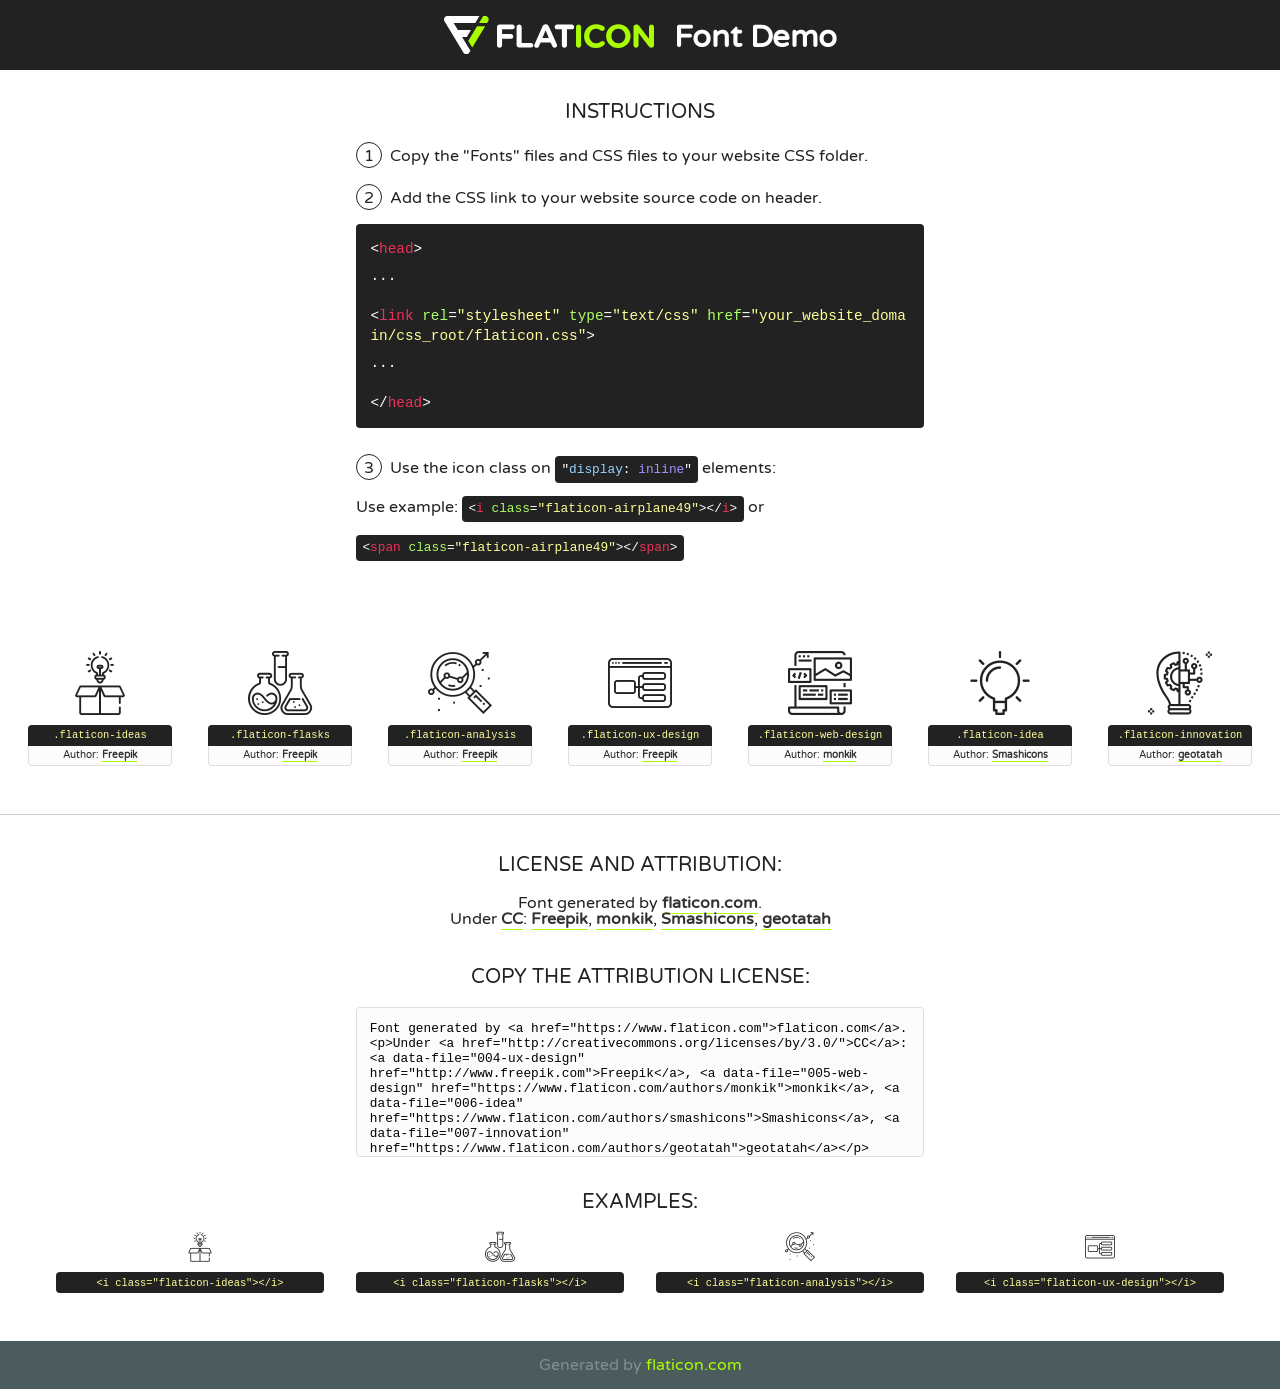
<file: fonts/flaticon/font/flaticon.html>
<!DOCTYPE html>
<!--
  Flaticon icon font: Flaticon
  Creation date: 20/03/2019 02:18
-->
<html>
<!DOCTYPE html>
<html>

<head>
    <title>Flaticon WebFont</title>
    <link href="http://fonts.googleapis.com/css?family=Varela+Round" rel="stylesheet" type="text/css" />
    <link rel="stylesheet" type="text/css" href="flaticon.css">
    <meta charset="UTF-8">
    <style>
    html, body, div, span, applet, object, iframe,
    h1, h2, h3, h4, h5, h6, p, blockquote, pre,
    a, abbr, acronym, address, big, cite, code,
    del, dfn, em, img, ins, kbd, q, s, samp,
    small, strike, strong, sub, sup, tt, var,
    b, u, i, center,
    dl, dt, dd, ol, ul, li,
    fieldset, form, label, legend,
    table, caption, tbody, tfoot, thead, tr, th, td,
    article, aside, canvas, details, embed, 
    figure, figcaption, footer, header, hgroup, 
    menu, nav, output, ruby, section, summary,
    time, mark, audio, video {
        margin: 0;
        padding: 0;
        border: 0;
        font-size: 100%;
        font: inherit;
        vertical-align: baseline;
    }
    /* HTML5 display-role reset for older browsers */
    article, aside, details, figcaption, figure, 
    footer, header, hgroup, menu, nav, section {
        display: block;
    }
    body {
        line-height: 1;
    }
    ol, ul {
        list-style: none;
    }
    blockquote, q {
        quotes: none;
    }
    blockquote:before, blockquote:after,
    q:before, q:after {
        content: '';
        content: none;
    }
    table {
        border-collapse: collapse;
        border-spacing: 0;
    }
    body {
        font-family: 'Varela Round', Helvetica, Arial, sans-serif;
        font-size: 16px;
        color: #222;
    }
    a {
        color: #333;
        border-bottom: 1px solid #a9fd00;
        font-weight: bold;
        text-decoration: none;
    }
    * {
        -moz-box-sizing: border-box;
        -webkit-box-sizing: border-box;
        box-sizing: border-box;
        margin: 0;
        padding: 0;
    }
    [class^="flaticon-"]:before, [class*=" flaticon-"]:before, [class^="flaticon-"]:after, [class*=" flaticon-"]:after {
        font-family: Flaticon;
        font-size: 30px;
        font-style: normal;
        margin-left: 20px;
        color: #333;
    }
    .wrapper {
        max-width: 600px;
        margin: auto;
        padding: 0 1em;
    }
    .title {
        font-size: 1.25em;
        text-align: center;
        margin-bottom: 1em;
        text-transform: uppercase;
    }
    header {
        text-align: center;
        background-color: #222;
        color: #fff;
        padding: 1em;
    }
    header .logo {
        width: 210px;
        height: 38px;
        display: inline-block;
        vertical-align: middle;
        margin-right: 1em;
        border: none;
    }
    header strong {
        font-size: 1.95em;
        font-weight: bold;
        vertical-align: middle;
        margin-top: 5px;
        display: inline-block;
    }
    .demo {
        margin: 2em auto;
        line-height: 1.25em;
    }
    .demo ul li {
        margin-bottom: 1em;
    }
    .demo ul li .num {
        color: #222;
        border-radius: 20px;
        display: inline-block;
        width: 26px;
        padding: 3px;
        height: 26px;
        text-align: center;
        margin-right: 0.5em;
        border: 1px solid #222;
    }
    .demo ul li code {
        background-color: #222;
        border-radius: 4px;
        padding: 0.25em 0.5em;
        display: inline-block;
        color: #fff;
        font-family: Consolas,Monaco,Lucida Console,Liberation Mono,DejaVu Sans Mono,Bitstream Vera Sans Mono,Courier New, monospace;
        font-weight: lighter;
        margin-top: 1em;
        font-size: 0.8em;
        word-break: break-all;
    }
    .demo ul li code.big {
        padding: 1em;
        font-size: 0.9em;
    }
    .demo ul li code .red {
        color: #EF3159;
    }
    .demo ul li code .green {
        color: #ACFF65;
    }
    .demo ul li code .yellow {
        color: #FFFF99;
    }
    .demo ul li code .blue {
        color: #99D3FF;
    }
    .demo ul li code .purple {
        color: #A295FF;
    }
    .demo ul li code .dots {
        margin-top: 0.5em;
        display: block;
    }
    #glyphs {
        border-bottom: 1px solid #ccc;
        padding: 2em 0;
        text-align: center;
    }
    .glyph {
        display: inline-block;
        width: 9em;
        margin: 1em;
        text-align: center;
        vertical-align: top;
        background: #FFF;
    }
    .glyph .glyph-icon {
        padding: 10px;
        display: block;
        font-family:"Flaticon";
        font-size: 64px;
        line-height: 1;
    }
    .glyph .glyph-icon:before {
        font-size: 64px;
        color: #222;
        margin-left: 0;
    }
    .class-name {
        font-size: 0.65em;
        background-color: #222;
        color: #fff;
        border-radius: 4px 4px 0 0;
        padding: 0.5em;
        color: #FFFF99;
        font-family: Consolas,Monaco,Lucida Console,Liberation Mono,DejaVu Sans Mono,Bitstream Vera Sans Mono,Courier New, monospace;
    }
    .author-name {
        font-size: 0.6em;
        background-color: #fcfcfd;
        border: 1px solid #DEDEE4;
        border-top: 0;
        border-radius: 0 0 4px 4px;
        padding: 0.5em;
    }
    .class-name:last-child {
        font-size: 10px;
        color:#888;
    }
    .class-name:last-child a {
        font-size: 10px;
        color:#555;
    }
    .class-name:last-child a:hover {
        color:#a9fd00;
    }
    .glyph > input {
        display: block;
        width: 100px;
        margin: 5px auto;
        text-align: center;
        font-size: 12px;
        cursor: text;
    }
    .glyph > input.icon-input {
        font-family:"Flaticon";
        font-size: 16px;
        margin-bottom: 10px;
    }
    .attribution .title {
        margin-top: 2em;
    }
    .attribution textarea {
        background-color: #fcfcfd;
        padding: 1em;
        border: none;
        box-shadow: none;
        border: 1px solid #DEDEE4;
        border-radius: 4px;
        resize: none;
        width: 100%;
        height: 150px;
        font-size: 0.8em;
        font-family: Consolas,Monaco,Lucida Console,Liberation Mono,DejaVu Sans Mono,Bitstream Vera Sans Mono,Courier New, monospace;
        -webkit-appearance: none;
    }
    .iconsuse {
        margin: 2em auto;
        text-align: center;
        max-width: 1200px;
    }
    .iconsuse:after {
        content: '';
        display: table;
        clear: both;
    }
    .iconsuse .image {
        float: left;
        width: 25%;
        padding: 0 1em;
    }
    .iconsuse .image p {
        margin-bottom: 1em;
    }
    .iconsuse .image span {
        display: block;
        font-size: 0.65em;
        background-color: #222;
        color: #fff;
        border-radius: 4px;
        padding: 0.5em;
        color: #FFFF99;
        margin-top: 1em;
        font-family: Consolas,Monaco,Lucida Console,Liberation Mono,DejaVu Sans Mono,Bitstream Vera Sans Mono,Courier New, monospace;
    }
    #footer {
        text-align: center;
        background-color: #4C5B5C;
        color: #7c9192;
        padding: 1em;
    }
    #footer a {
        border: none;
        color: #a9fd00;
        font-weight: normal;
    }
    @media (max-width: 960px) {
        .iconsuse .image {
            width: 50%;
        }
    }
    @media (max-width: 560px) {
        .iconsuse .image {
            width: 100%;
        }
    }
    </style>
</head>

<body class="characters-off">

    <header>
        <a href="https://www.flaticon.com" target="_blank" class="logo">
            <svg version="1.1" xmlns="http://www.w3.org/2000/svg" xmlns:xlink="http://www.w3.org/1999/xlink" xmlns:a="http://ns.adobe.com/AdobeSVGViewerExtensions/3.0/" viewBox="0 0 560.875 102.036" enable-background="new 0 0 560.875 102.036" xml:space="preserve">
                <defs>
                </defs>
                <g>
                    <g class="letters">
                        <path fill="#ffffff" d="M141.596,29.675c0-3.777,2.985-6.767,6.764-6.767h34.438c3.426,0,6.15,2.728,6.15,6.15
                        c0,3.43-2.724,6.149-6.15,6.149h-27.674v13.091h23.719c3.429,0,6.151,2.724,6.151,6.15c0,3.43-2.723,6.149-6.151,6.149h-23.719
                        v17.574c0,3.773-2.986,6.761-6.764,6.761c-3.779,0-6.764-2.989-6.764-6.761V29.675z"></path>
                        <path fill="#ffffff" d="M193.844,29.149c0-3.781,2.985-6.767,6.764-6.767c3.776,0,6.763,2.985,6.763,6.767v42.957h25.039
                        c3.426,0,6.149,2.726,6.149,6.153c0,3.425-2.723,6.15-6.149,6.15h-31.802c-3.779,0-6.764-2.986-6.764-6.768V29.149z"></path>
                        <path fill="#ffffff" d="M241.891,75.71l21.438-48.407c1.492-3.341,4.215-5.357,7.906-5.357h0.792
                        c3.686,0,6.323,2.017,7.815,5.357l21.439,48.407c0.436,0.967,0.701,1.845,0.701,2.723c0,3.602-2.809,6.501-6.414,6.501
                        c-3.161,0-5.269-1.845-6.499-4.655l-4.132-9.661h-27.059l-4.301,10.102c-1.144,2.631-3.426,4.214-6.237,4.214
                        c-3.517,0-6.24-2.81-6.24-6.325C241.1,77.64,241.451,76.677,241.891,75.71z M279.932,58.666l-8.521-20.297l-8.526,20.297H279.932
                        z"></path>
                        <path fill="#ffffff" d="M314.864,35.387H301.86c-3.429,0-6.239-2.813-6.239-6.238c0-3.429,2.811-6.24,6.239-6.24h39.533
                        c3.426,0,6.237,2.811,6.237,6.24c0,3.425-2.811,6.238-6.237,6.238h-13.001v42.785c0,3.773-2.99,6.761-6.764,6.761
                        c-3.779,0-6.764-2.989-6.764-6.761V35.387z"></path>
                        <path fill="#A9FD00" d="M352.615,29.149c0-3.781,2.985-6.767,6.767-6.767c3.774,0,6.761,2.985,6.761,6.767v49.024
                        c0,3.773-2.987,6.761-6.761,6.761c-3.781,0-6.767-2.989-6.767-6.761V29.149z"></path>
                        <path fill="#A9FD00" d="M374.132,53.836v-0.179c0-17.481,13.178-31.801,32.065-31.801c9.22,0,15.459,2.458,20.557,6.238
                        c1.402,1.054,2.637,2.985,2.637,5.357c0,3.692-2.985,6.59-6.681,6.59c-1.845,0-3.071-0.702-4.044-1.319
                        c-3.776-2.813-7.729-4.393-12.562-4.393c-10.364,0-17.831,8.611-17.831,19.154v0.173c0,10.542,7.291,19.329,17.831,19.329
                        c5.715,0,9.492-1.756,13.359-4.834c1.049-0.874,2.458-1.491,4.039-1.491c3.429,0,6.325,2.813,6.325,6.236
                        c0,2.106-1.056,3.78-2.282,4.834c-5.539,4.834-12.036,7.733-21.878,7.733C387.572,85.464,374.132,71.493,374.132,53.836z"></path>
                        <path fill="#A9FD00" d="M433.009,53.836v-0.179c0-17.481,13.79-31.801,32.766-31.801c18.981,0,32.592,14.143,32.592,31.628v0.173
                        c0,17.483-13.785,31.807-32.769,31.807C446.625,85.464,433.009,71.32,433.009,53.836z M484.224,53.836v-0.179
                        c0-10.539-7.725-19.326-18.626-19.326c-10.893,0-18.449,8.611-18.449,19.154v0.173c0,10.542,7.73,19.329,18.626,19.329
                        C476.676,72.986,484.224,64.378,484.224,53.836z"></path>
                        <path fill="#A9FD00" d="M506.233,29.321c0-3.774,2.99-6.763,6.767-6.763h1.401c3.252,0,5.183,1.583,7.029,3.953l26.093,34.265
                        V29.059c0-3.692,2.99-6.677,6.681-6.677c3.683,0,6.671,2.985,6.671,6.677v48.934c0,3.78-2.987,6.765-6.764,6.765h-0.436
                        c-3.257,0-5.188-1.581-7.034-3.953l-27.056-35.492v32.944c0,3.687-2.985,6.676-6.678,6.676c-3.683,0-6.673-2.989-6.673-6.676
                        V29.321z"></path>
                    </g>
                    <g class="insignia">
                        <path fill="#ffffff" d="M48.372,56.137h12.517l11.156-18.537H37.186L25.688,18.539h57.825L94.668,0H9.271
                        C5.925,0,2.842,1.801,1.198,4.716c-1.644,2.907-1.593,6.482,0.134,9.343l50.38,83.501c1.678,2.781,4.689,4.476,7.938,4.476
                        c3.246,0,6.257-1.695,7.935-4.476l2.898-4.804L48.372,56.137z"></path>
                        <g class="i">
                            <path fill="#A9FD00" d="M93.575,18.539h0.031v0.004l21.652,0.004l2.705-4.488c1.727-2.861,1.778-6.436,0.133-9.343
                            C116.454,1.801,113.371,0,110.026,0h-5.294L93.575,18.539z"></path>
                            <polygon fill="#A9FD00" points="88.291,27.356 64.725,66.486 75.519,84.404 109.942,27.356"></polygon>
                        </g>
                    </g>
                </g>
            </svg>
        </a>
        <strong>Font Demo</strong>
    </header>


    <section class="demo wrapper">

        <p class="title">Instructions</p>

        <ul>
            <li>
                <span class="num">1</span>Copy the "Fonts" files and CSS files to your website CSS folder.
            </li>
            <li>
                <span class="num">2</span>Add the CSS link to your website source code on header.
                <code class="big">
                    &lt;<span class="red">head</span>&gt;
                    <br/><span class="dots">...</span>
                    <br/>&lt;<span class="red">link</span> <span class="green">rel</span>=<span class="yellow">"stylesheet"</span> <span class="green">type</span>=<span class="yellow">"text/css"</span> <span class="green">href</span>=<span class="yellow">"your_website_domain/css_root/flaticon.css"</span>&gt;
                    <br/><span class="dots">...</span>
                    <br/>&lt;/<span class="red">head</span>&gt;
                </code>
            </li>

            <li>
                <p>
                    <span class="num">3</span>Use the icon class on <code>"<span class="blue">display</span>:<span class="purple"> inline</span>"</code> elements:
                    <br />
                    Use example: <code>&lt;<span class="red">i</span> <span class="green">class</span>=<span class="yellow">&quot;flaticon-airplane49&quot;</span>&gt;&lt;/<span class="red">i</span>&gt;</code> or <code>&lt;<span class="red">span</span> <span class="green">class</span>=<span class="yellow">&quot;flaticon-airplane49&quot;</span>&gt;&lt;/<span class="red">span</span>&gt;</code>
            </li>
        </ul>

    </section>




   <section id="glyphs">          
    
      
        <div class="glyph"><div class="glyph-icon flaticon-ideas"></div>
            <div class="class-name">.flaticon-ideas</div>
            <div class="author-name">Author: <a data-file="001-ideas" href="http://www.freepik.com">Freepik</a> </div> 
        </div>        
        
        <div class="glyph"><div class="glyph-icon flaticon-flasks"></div>
            <div class="class-name">.flaticon-flasks</div>
            <div class="author-name">Author: <a data-file="002-flasks" href="http://www.freepik.com">Freepik</a> </div> 
        </div>        
        
        <div class="glyph"><div class="glyph-icon flaticon-analysis"></div>
            <div class="class-name">.flaticon-analysis</div>
            <div class="author-name">Author: <a data-file="003-analysis" href="http://www.freepik.com">Freepik</a> </div> 
        </div>        
        
        <div class="glyph"><div class="glyph-icon flaticon-ux-design"></div>
            <div class="class-name">.flaticon-ux-design</div>
            <div class="author-name">Author: <a data-file="004-ux-design" href="http://www.freepik.com">Freepik</a> </div> 
        </div>        
        
        <div class="glyph"><div class="glyph-icon flaticon-web-design"></div>
            <div class="class-name">.flaticon-web-design</div>
            <div class="author-name">Author: <a data-file="005-web-design" href="https://www.flaticon.com/authors/monkik">monkik</a> </div> 
        </div>        
        
        <div class="glyph"><div class="glyph-icon flaticon-idea"></div>
            <div class="class-name">.flaticon-idea</div>
            <div class="author-name">Author: <a data-file="006-idea" href="https://www.flaticon.com/authors/smashicons">Smashicons</a> </div> 
        </div>        
        
        <div class="glyph"><div class="glyph-icon flaticon-innovation"></div>
            <div class="class-name">.flaticon-innovation</div>
            <div class="author-name">Author: <a data-file="007-innovation" href="https://www.flaticon.com/authors/geotatah">geotatah</a> </div> 
        </div>        
        

    </section>



    <section class="attribution wrapper"   style="text-align:center;">

      <div class="title">License and attribution:</div><div class="attrDiv">Font generated by <a href="https://www.flaticon.com">flaticon.com</a>. <div><p>Under <a href="http://creativecommons.org/licenses/by/3.0/">CC</a>: <a data-file="004-ux-design" href="http://www.freepik.com">Freepik</a>, <a data-file="005-web-design" href="https://www.flaticon.com/authors/monkik">monkik</a>, <a data-file="006-idea" href="https://www.flaticon.com/authors/smashicons">Smashicons</a>, <a data-file="007-innovation" href="https://www.flaticon.com/authors/geotatah">geotatah</a></p>  </div>
      </div>
      <div class="title">Copy the Attribution License:</div>

    <textarea onclick="this.focus();this.select();">Font generated by &lt;a href=&quot;https://www.flaticon.com&quot;&gt;flaticon.com&lt;/a&gt;. <p>Under <a href="http://creativecommons.org/licenses/by/3.0/">CC</a>: <a data-file="004-ux-design" href="http://www.freepik.com">Freepik</a>, <a data-file="005-web-design" href="https://www.flaticon.com/authors/monkik">monkik</a>, <a data-file="006-idea" href="https://www.flaticon.com/authors/smashicons">Smashicons</a>, <a data-file="007-innovation" href="https://www.flaticon.com/authors/geotatah">geotatah</a></p>  
     </textarea>

    </section>

    <section class="iconsuse">

          <div class="title">Examples:</div>            
             
            <div class="image">
                <p>
                    <i class="glyph-icon flaticon-ideas"></i> 
                    <span>&lt;i class=&quot;flaticon-ideas&quot;&gt;&lt;/i&gt;</span>
                </p>
            </div>
            
            <div class="image">
                <p>
                    <i class="glyph-icon flaticon-flasks"></i> 
                    <span>&lt;i class=&quot;flaticon-flasks&quot;&gt;&lt;/i&gt;</span>
                </p>
            </div>
            
            <div class="image">
                <p>
                    <i class="glyph-icon flaticon-analysis"></i> 
                    <span>&lt;i class=&quot;flaticon-analysis&quot;&gt;&lt;/i&gt;</span>
                </p>
            </div>
            
            <div class="image">
                <p>
                    <i class="glyph-icon flaticon-ux-design"></i> 
                    <span>&lt;i class=&quot;flaticon-ux-design&quot;&gt;&lt;/i&gt;</span>
                </p>
            </div>
                       
        </div>
                            
    </section>

<div id="footer">
    <div>Generated by <a href="https://www.flaticon.com">flaticon.com</a>
    </div>
</div>



</body>
</html>
</file>
<file: css/flaticon.css>
/*
  	Flaticon icon font: Flaticon
  	Creation date: 04/01/2019 13:45
  	*/


@font-face {
  font-family: "Flaticon";
  src: url("../fonts/flaticon/font/Flaticon.eot");
  src: url("../fonts/flaticon/font/Flaticon.eot?#iefix") format("embedded-opentype"),
       url("../fonts/flaticon/font/Flaticon.woff") format("woff"),
       url("../fonts/flaticon/font/Flaticon.ttf") format("truetype"),
       url("../fonts/flaticon/font/Flaticon.svg#Flaticon") format("svg");
  font-weight: normal;
  font-style: normal;
  font-display: swap;
}

@media screen and (-webkit-min-device-pixel-ratio:0) {
  @font-face {
    font-family: "Flaticon";
    src: url("../fonts/flaticon/font/Flaticon.svg#Flaticon") format("svg");
    font-display: swap;
  }
}

[class^="flaticon-"]:before, [class*=" flaticon-"]:before,
[class^="flaticon-"]:after, [class*=" flaticon-"]:after {   
  font-family: Flaticon;
  font-style: normal;
  font-weight: normal;
  font-variant: normal;
  text-transform: none;
  line-height: 1;

  /* Better Font Rendering =========== */
  -webkit-font-smoothing: antialiased;
  -moz-osx-font-smoothing: grayscale;
}

.flaticon-ideas:before { content: "\f100"; }
.flaticon-flasks:before { content: "\f101"; }
.flaticon-analysis:before { content: "\f102"; }
.flaticon-ux-design:before { content: "\f103"; }
.flaticon-web-design:before { content: "\f104"; }
.flaticon-idea:before { content: "\f105"; }
.flaticon-innovation:before { content: "\f106"; }
</file>
<file: css/icomoon.css>
@font-face {
  font-family: 'icomoon';
  src:  url('../fonts/icomoon/icomoon.eot?6tt51o');
  src:  url('../fonts/icomoon/icomoon.eot?6tt51o#iefix') format('embedded-opentype'),
    url('../fonts/icomoon/icomoon.ttf?6tt51o') format('truetype'),
    url('../fonts/icomoon/icomoon.woff?6tt51o') format('woff'),
    url('../fonts/icomoon/icomoon.svg?6tt51o#icomoon') format('svg');
  font-weight: normal;
  font-style: normal;
  font-display: swap;
}

[class^="icon-"], [class*=" icon-"] {
  /* use !important to prevent issues with browser extensions that change fonts */
  font-family: 'icomoon' !important;
  speak: none;
  font-style: normal;
  font-weight: normal;
  font-variant: normal;
  text-transform: none;
  line-height: 1;

  /* Better Font Rendering =========== */
  -webkit-font-smoothing: antialiased;
  -moz-osx-font-smoothing: grayscale;
}

.icon-cloud:before {
  content: "\f0c2";
}
.icon-code:before {
  content: "\f121";
}
.icon-cogs:before {
  content: "\f085";
}
.icon-envelope:before {
  content: "\f0e0";
}
.icon-github:before {
  content: "\f09b";
}
.icon-globe:before {
  content: "\f0ac";
}
.icon-handshake-o:before {
  content: "\f2b5";
}
.icon-heart:before {
  content: "\f004";
}
.icon-linkedin:before {
  content: "\f0e1";
}
.icon-long-arrow-right:before {
  content: "\f178";
}
.icon-map-marker:before {
  content: "\f041";
}
.icon-map-signs:before {
  content: "\f277";
}
.icon-paper-plane:before {
  content: "\f1d8";
}
.icon-phone:before {
  content: "\f095";
}
.icon-phone2:before {
  content: "\e0cd";
}
</file>
<file: fonts/flaticon/font/flaticon.css>
/*
  	Flaticon icon font: Flaticon
  	Creation date: 20/03/2019 02:18
  	*/

@font-face {
  font-family: "Flaticon";
  src: url("./Flaticon.eot");
  src: url("./Flaticon.eot?#iefix") format("embedded-opentype"),
       url("./Flaticon.woff2") format("woff2"),
       url("./Flaticon.woff") format("woff"),
       url("./Flaticon.ttf") format("truetype"),
       url("./Flaticon.svg#Flaticon") format("svg");
  font-weight: normal;
  font-style: normal;
}

@media screen and (-webkit-min-device-pixel-ratio:0) {
  @font-face {
    font-family: "Flaticon";
    src: url("./Flaticon.svg#Flaticon") format("svg");
  }
}

[class^="flaticon-"]:before, [class*=" flaticon-"]:before,
[class^="flaticon-"]:after, [class*=" flaticon-"]:after {   
  font-family: Flaticon;
        font-size: 20px;
font-style: normal;
margin-left: 20px;
}

.flaticon-ideas:before { content: "\f100"; }
.flaticon-flasks:before { content: "\f101"; }
.flaticon-analysis:before { content: "\f102"; }
.flaticon-ux-design:before { content: "\f103"; }
.flaticon-web-design:before { content: "\f104"; }
.flaticon-idea:before { content: "\f105"; }
.flaticon-innovation:before { content: "\f106"; }
</file>
